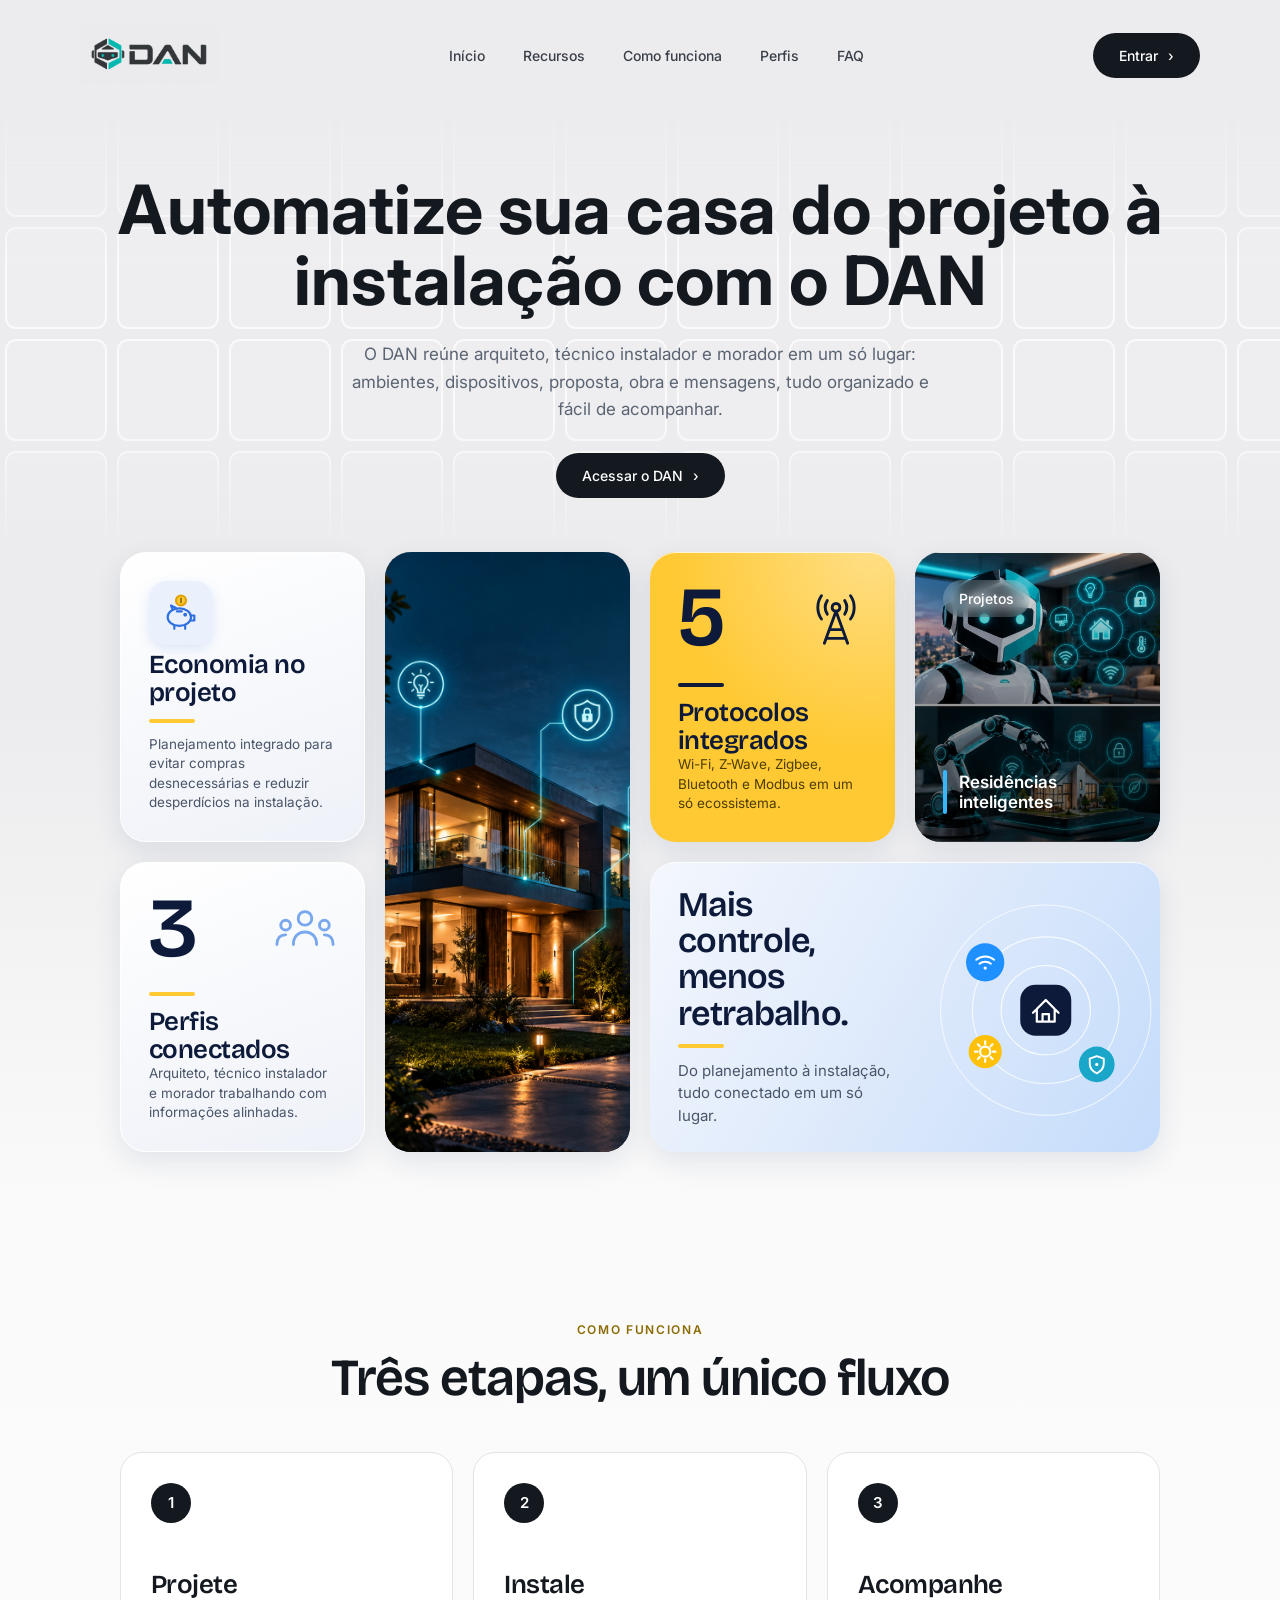
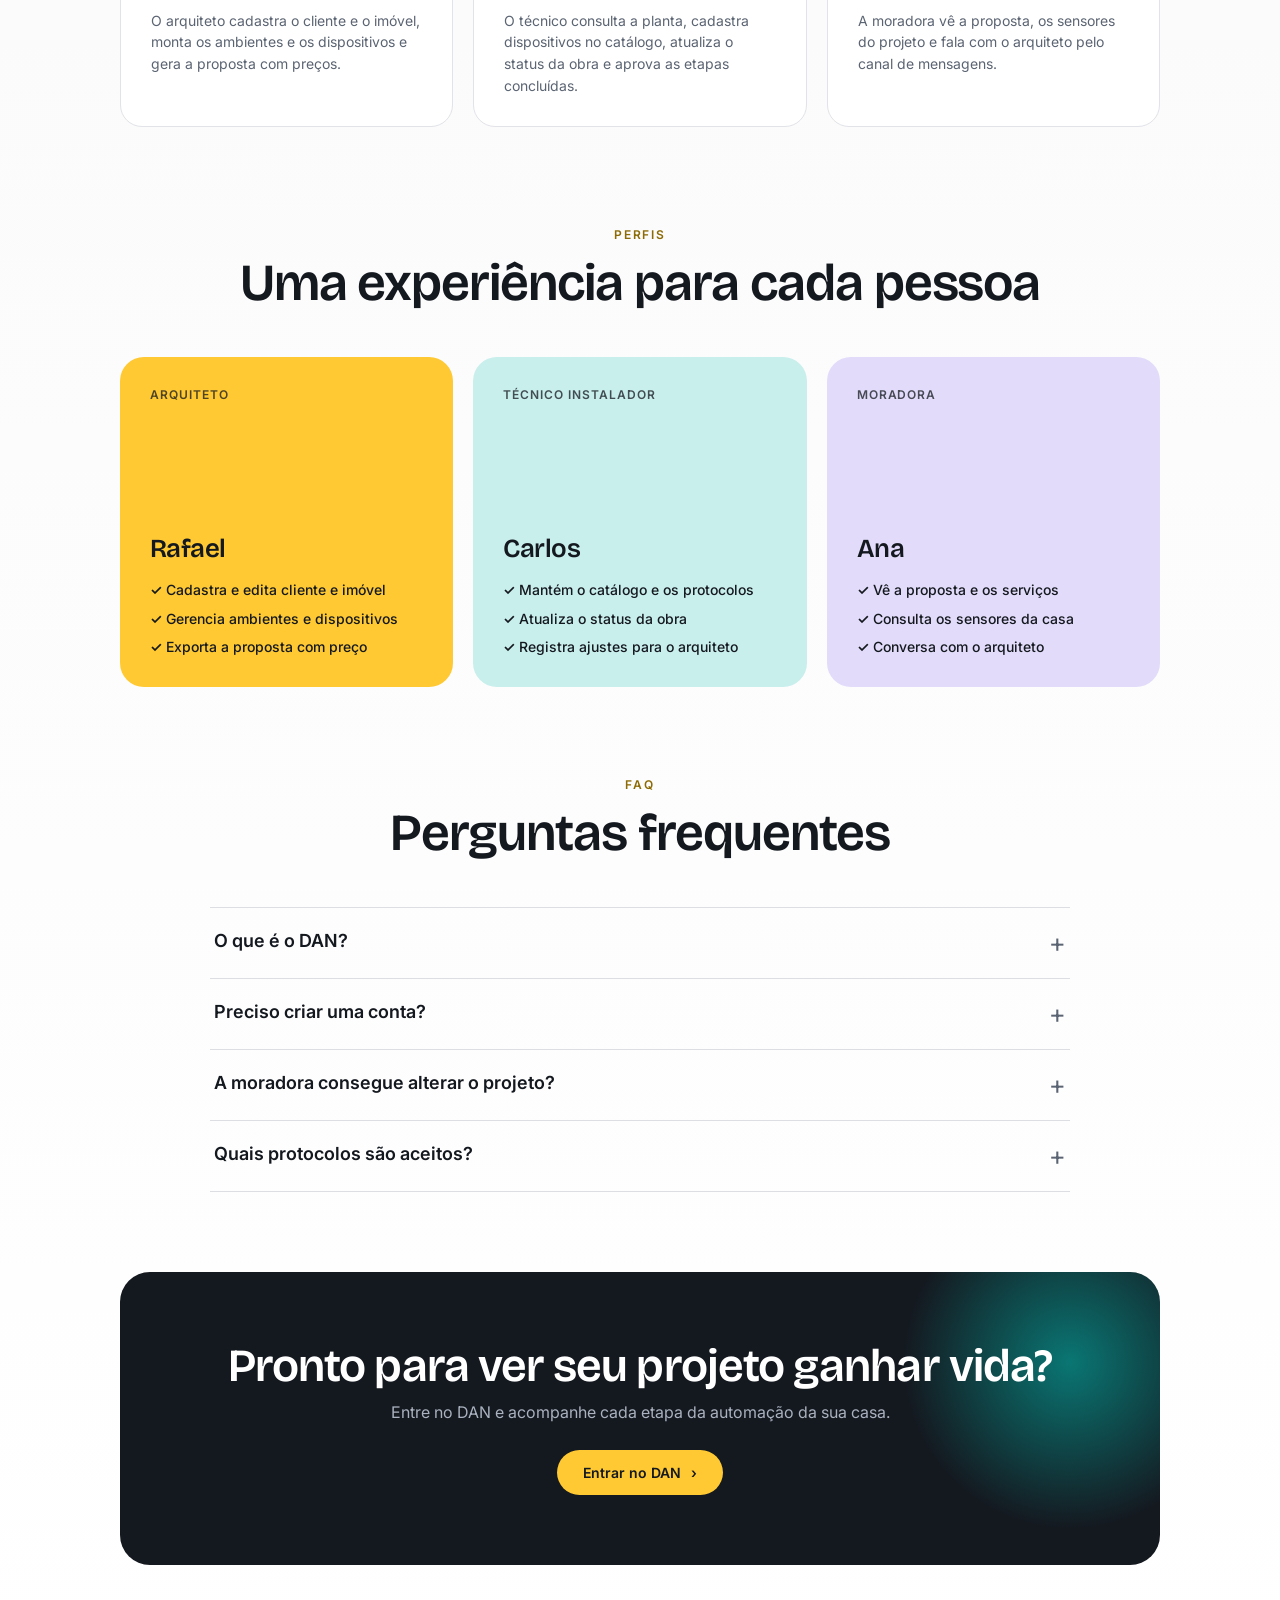
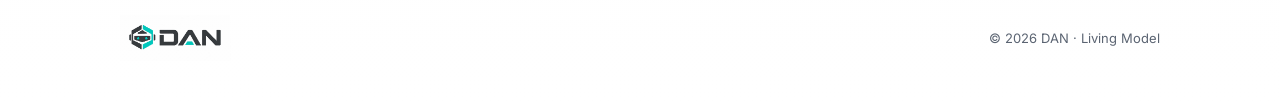
<file: docs/index.html>
<!DOCTYPE html>
<html lang="pt-BR">
<head>
  <meta charset="UTF-8">
  <meta name="viewport" content="width=device-width, initial-scale=1.0">
  <title>DAN — Automação residencial do projeto à instalação</title>
  <meta name="description" content="O DAN reúne arquiteto, técnico instalador e morador em um só lugar: ambientes, dispositivos, proposta, obra e mensagens.">
  <link rel="preconnect" href="https://fonts.googleapis.com">
  <link rel="preconnect" href="https://fonts.gstatic.com" crossorigin>
  <link href="https://fonts.googleapis.com/css2?family=Bricolage+Grotesque:opsz,wdth,wght@12..96,75..100,200..800&family=Inter:wght@400;500;600&display=swap" rel="stylesheet">
  <link rel="stylesheet" href="landing.css">
</head>
<body>
<div class="pagina">

  <!-- ===== Topo: logo, menu e botão Entrar ===== -->
  <header class="topo" id="inicio">
    <a href="#inicio" class="logo-link"><img src="logo_dan_branco.jpeg" alt="DAN"></a>
    <nav class="menu" id="menu" aria-label="Principal">
      <ul>
        <li><a href="#inicio">Início</a></li>
        <li><a href="#recursos">Recursos</a></li>
        <li><a href="#como">Como funciona</a></li>
        <li><a href="#perfis">Perfis</a></li>
        <li><a href="#faq">FAQ</a></li>
      </ul>
      <a class="botao menu-entrar" href="pagina_de_login.html">Entrar <span aria-hidden="true">›</span></a>
    </nav>
    <a class="botao topo-entrar" href="pagina_de_login.html">Entrar <span aria-hidden="true">›</span></a>
    <button class="menu-botao" id="menu-botao" type="button" aria-label="Abrir menu" aria-expanded="false" aria-controls="menu">
      <span></span><span></span><span></span>
    </button>
  </header>

  <main>
    <!-- ===== Destaque principal ===== -->
    <section class="destaque">
      <div class="quadriculado" aria-hidden="true"></div>
      <h1 class="titulo-grande">Automatize sua casa do projeto à instalação com o DAN</h1>
      <p>O DAN reúne arquiteto, técnico instalador e morador em um só lugar: ambientes, dispositivos, proposta, obra e mensagens, tudo organizado e fácil de acompanhar.</p>
      <a class="botao" href="pagina_de_login.html">Acessar o DAN <span aria-hidden="true">›</span></a>
    </section>

    <!-- ===== Cards de recursos ===== -->
    <section class="cards" id="recursos" aria-label="Recursos do DAN">
      <article class="card card-a">
        <span class="icone" aria-hidden="true">
          <svg viewBox="0 0 48 48" fill="none" stroke="#2f6fe0" stroke-width="2.6" stroke-linecap="round" stroke-linejoin="round">
            <ellipse cx="22" cy="29" rx="14" ry="10.5"/>
            <path d="M36 27h4v6h-4M14 20l-2-5 6 3M16 39v4M29 39v4M19 22h6"/>
            <circle cx="29" cy="26" r="1" fill="#2f6fe0"/>
            <circle cx="24" cy="9" r="6" fill="#ffc933" stroke="#e0a000"/>
            <path d="M24 6.5v5" stroke="#8c6b05" stroke-width="2"/>
          </svg>
        </span>
        <h3 class="titulo">Economia no projeto</h3>
        <i class="traco"></i>
        <p>Planejamento integrado para evitar compras desnecessárias e reduzir desperdícios na instalação.</p>
      </article>

      <article class="card card-b">
        <img src="casa_inteligente.png" alt="Casa inteligente com ícones de automação">
      </article>

      <article class="card card-c">
        <div class="cab">
          <strong class="numero titulo">5</strong>
          <svg class="ic-grande" viewBox="0 0 64 64" fill="none" stroke="currentColor" stroke-width="3" stroke-linecap="round" stroke-linejoin="round" aria-hidden="true">
            <circle cx="32" cy="20" r="4"/>
            <path d="M32 24L20 57M32 24L44 57M25 43h14M22 52h20"/>
            <path d="M23 13a13 13 0 0 0 0 14M41 13a13 13 0 0 1 0 14M17 8a21 21 0 0 0 0 24M47 8a21 21 0 0 1 0 24"/>
          </svg>
        </div>
        <i class="traco"></i>
        <h3 class="titulo">Protocolos integrados</h3>
        <p>Wi-Fi, Z-Wave, Zigbee, Bluetooth e Modbus em um só ecossistema.</p>
      </article>

      <article class="card card-d">
        <img src="imagem_login.jpg" alt="">
        <span class="etiqueta">Projetos</span>
        <div class="projeto"><span>Residências<br>inteligentes</span></div>
      </article>

      <article class="card card-e">
        <div class="cab">
          <strong class="numero titulo">3</strong>
          <svg class="ic-grande" viewBox="0 0 64 64" fill="none" stroke="currentColor" stroke-width="3" stroke-linecap="round" stroke-linejoin="round" aria-hidden="true">
            <circle cx="32" cy="20" r="7"/>
            <path d="M20 47c0-8 5-13 12-13s12 5 12 13"/>
            <circle cx="12" cy="27" r="5"/>
            <path d="M3 47c0-6 3-10 9-10"/>
            <circle cx="52" cy="27" r="5"/>
            <path d="M61 47c0-6-3-10-9-10"/>
          </svg>
        </div>
        <i class="traco"></i>
        <h3 class="titulo">Perfis conectados</h3>
        <p>Arquiteto, técnico instalador e morador trabalhando com informações alinhadas.</p>
      </article>

      <article class="card card-f">
        <div class="texto">
          <h3 class="titulo">Mais controle, menos retrabalho.</h3>
          <i class="traco"></i>
          <p>Do planejamento à instalação, tudo conectado em um só lugar.</p>
        </div>
        <svg class="orbita" viewBox="0 0 440 290" fill="none" aria-hidden="true">
          <circle cx="260" cy="150" r="70" stroke="#fff" stroke-opacity=".9" stroke-width="1.6"/>
          <circle cx="260" cy="150" r="115" stroke="#fff" stroke-opacity=".8" stroke-width="1.6"/>
          <circle cx="260" cy="150" r="165" stroke="#fff" stroke-opacity=".7" stroke-width="1.6"/>
          <!-- casa no centro -->
          <rect x="220" y="110" width="80" height="80" rx="24" fill="#0d1a3a"/>
          <path transform="translate(260 150)" d="M-20 4L0 -16L20 4M-14 -2V18H14V-2M-5 18V6H5V18" stroke="#fff" stroke-width="3.5" stroke-linecap="round" stroke-linejoin="round"/>
          <!-- wi-fi -->
          <circle cx="165" cy="75" r="30" fill="#1e90ff"/>
          <path d="M151 71c8-7 20-7 28 0M156 77c5-4 13-4 18 0" stroke="#fff" stroke-width="3" stroke-linecap="round"/>
          <circle cx="165" cy="84" r="2.6" fill="#fff"/>
          <!-- engrenagem -->
          <circle cx="165" cy="215" r="26" fill="#ffc107"/>
          <g transform="translate(165 215)" stroke="#fff" stroke-width="3.5" stroke-linecap="round">
            <circle r="8"/>
            <path d="M0-12v-4M0 12v4M-12 0h-4M12 0h4M8.5-8.5l3-3M-8.5 8.5l-3 3M8.5 8.5l3 3M-8.5-8.5l-3-3"/>
          </g>
          <!-- escudo -->
          <circle cx="340" cy="235" r="28" fill="#1aa6c9"/>
          <g transform="translate(340 235)" stroke="#fff" stroke-width="3" stroke-linejoin="round">
            <path d="M0-13L11-9V-1C11 7 6 11 0 14C-6 11-11 7-11-1V-9Z"/>
            <circle cy="0" r="2.5" fill="#fff" stroke="none"/>
          </g>
        </svg>
      </article>
    </section>

    <!-- ===== Como funciona ===== -->
    <section class="secao" id="como">
      <span class="sobretitulo">Como funciona</span>
      <h2 class="titulo">Três etapas, um único fluxo</h2>
      <div class="grade3">
        <article class="etapa"><div class="num">1</div><h3 class="titulo">Projete</h3><p>O arquiteto cadastra o cliente e o imóvel, monta os ambientes e os dispositivos e gera a proposta com preços.</p></article>
        <article class="etapa"><div class="num">2</div><h3 class="titulo">Instale</h3><p>O técnico consulta a planta, cadastra dispositivos no catálogo, atualiza o status da obra e aprova as etapas concluídas.</p></article>
        <article class="etapa"><div class="num">3</div><h3 class="titulo">Acompanhe</h3><p>A moradora vê a proposta, os sensores do projeto e fala com o arquiteto pelo canal de mensagens.</p></article>
      </div>
    </section>

    <!-- ===== Perfis ===== -->
    <section class="secao" id="perfis">
      <span class="sobretitulo">Perfis</span>
      <h2 class="titulo">Uma experiência para cada pessoa</h2>
      <div class="grade3">
        <article class="perfil p-amarelo"><small>Arquiteto</small><h3 class="titulo">Rafael</h3>
          <ul><li>Cadastra e edita cliente e imóvel</li><li>Gerencia ambientes e dispositivos</li><li>Exporta a proposta com preço</li></ul></article>
        <article class="perfil p-verde"><small>Técnico instalador</small><h3 class="titulo">Carlos</h3>
          <ul><li>Mantém o catálogo e os protocolos</li><li>Atualiza o status da obra</li><li>Registra ajustes para o arquiteto</li></ul></article>
        <article class="perfil p-lilas"><small>Moradora</small><h3 class="titulo">Ana</h3>
          <ul><li>Vê a proposta e os serviços</li><li>Consulta os sensores da casa</li><li>Conversa com o arquiteto</li></ul></article>
      </div>
    </section>

    <!-- ===== Perguntas frequentes (abrem e fecham sem JavaScript) ===== -->
    <section class="secao" id="faq">
      <span class="sobretitulo">FAQ</span>
      <h2 class="titulo">Perguntas frequentes</h2>
      <div class="perguntas">
        <details><summary>O que é o DAN?</summary><p>Uma plataforma que organiza o projeto de automação residencial, do desenho à instalação, para quem projeta, instala e mora.</p></details>
        <details><summary>Preciso criar uma conta?</summary><p>Cada perfil entra com login e senha próprios e vê apenas a sua área.</p></details>
        <details><summary>A moradora consegue alterar o projeto?</summary><p>Não. Ela acompanha a proposta, os sensores e os serviços, e conversa com o arquiteto.</p></details>
        <details><summary>Quais protocolos são aceitos?</summary><p>Wi-Fi, Z-Wave, Zigbee, Bluetooth e Modbus, e o técnico pode cadastrar novos.</p></details>
      </div>
    </section>

    <!-- ===== Chamada final ===== -->
    <section class="chamada">
      <h2 class="titulo">Pronto para ver seu projeto ganhar vida?</h2>
      <p>Entre no DAN e acompanhe cada etapa da automação da sua casa.</p>
      <a class="botao botao-amarelo" href="pagina_de_login.html">Entrar no DAN <span aria-hidden="true">›</span></a>
    </section>
  </main>

  <footer class="rodape">
    <img src="logo_dan_branco.jpeg" alt="DAN">
    <span>© <span id="ano">2026</span> DAN · Living Model</span>
  </footer>
</div>

<script src="landing.js"></script>
</body>
</html>
</file>
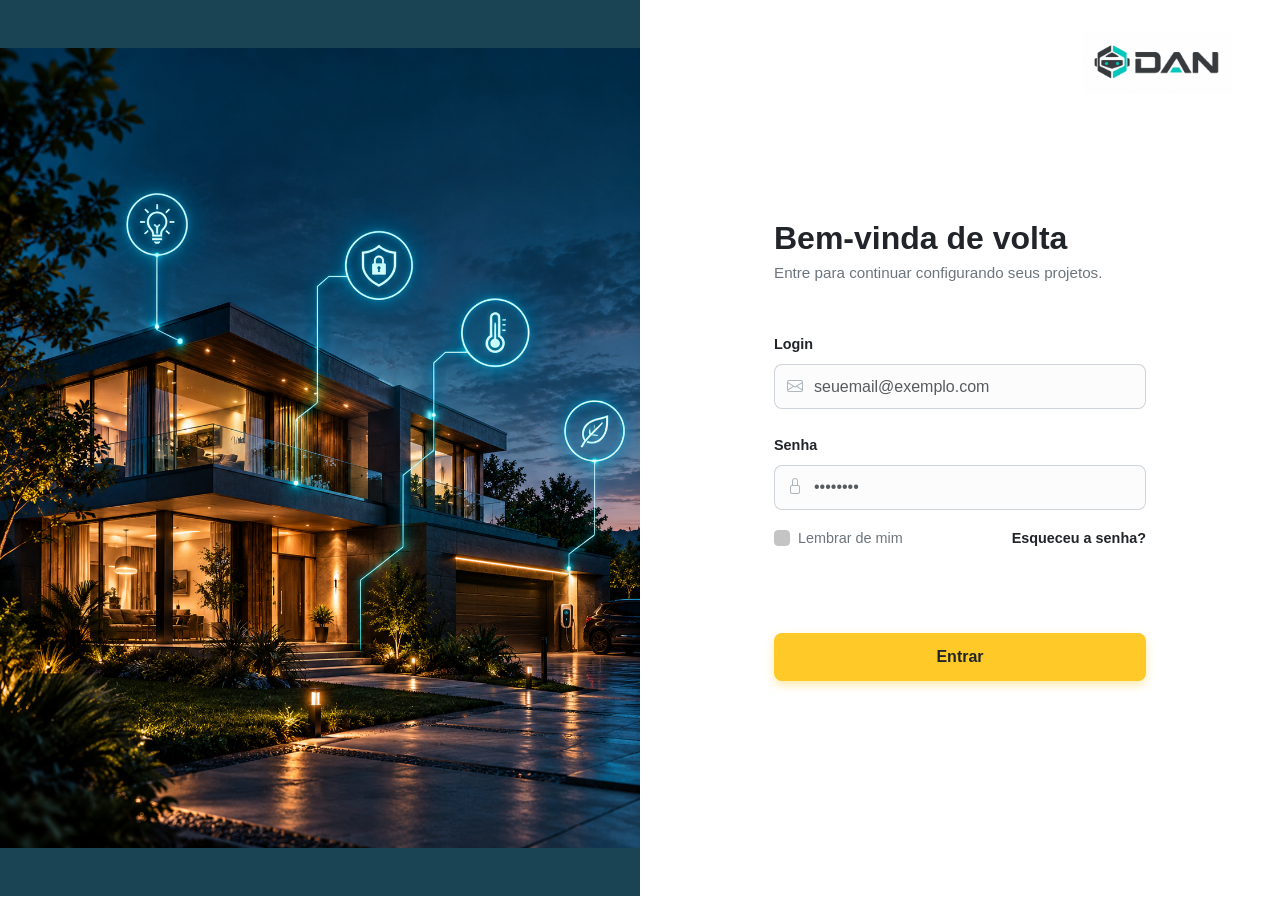
<file: docs/pagina_ana.html>
<!DOCTYPE html>
<html lang="pt-BR">
<head>
<meta charset="UTF-8">
<meta name="viewport" content="width=device-width, initial-scale=1.0">
<title>Living Model — Ana · Moradora</title>
<link rel="preconnect" href="https://fonts.googleapis.com">
<link rel="preconnect" href="https://fonts.gstatic.com" crossorigin>
<link href="https://fonts.googleapis.com/css2?family=Bricolage+Grotesque:opsz,wdth,wght@12..96,75..100,200..800&family=Inter:wght@400;500;600&display=swap" rel="stylesheet">
<link rel="stylesheet" href="style.css">
</head>
<body data-perfil="ana">
<main>
<section class="view" id="view-dash">
<div class="frame f1440">
<nav class="strip"><span class="pl on">Ana · Moradora</span><button type="button" class="btn e s sair" onclick="sair()">Sair</button></nav>
<nav class="tabbar"><a class="tb on" href="#view-dash">Dashboard</a><a class="tb" href="#view-proj">Meu Projeto</a><a class="tb" href="#view-serv">Serviços e Propostas</a><a class="tb" href="#view-ind">Indicadores</a><a class="tb" href="#view-msg">Mensagens</a></nav>
<img class="logo" src="logo_dan_branco.jpeg" alt="DAN">
<section class="hero"><div class="hero-text"><span class="tag">Ana · Cliente e moradora</span><h1>Residência de Ana</h1><div class="addr"><svg width="14" height="14" viewBox="0 0 14 14" fill="none" xmlns="http://www.w3.org/2000/svg"><path d="M12 6C12 2.66667 10.3333 1 7 1C3.66667 1 2 2.66667 2 6C2 8.33333 3.66667 10.6667 7 13C10.3333 10.6667 12 8.33333 12 6Z" stroke="#5B6472" stroke-width="1.3"/><circle cx="7" cy="6" r="1.5" fill="#5B6472"/></svg><span>Rua das Palmeiras, 245 · Casa térrea · São Paulo/SP</span></div><p>Configure ambientes, dispositivos e serviços para gerar uma proposta comercial clara e visual.</p></div><svg class="house" viewBox="0 8 340 260" fill="none" xmlns="http://www.w3.org/2000/svg" aria-label="Casa"><ellipse opacity="0.06" cx="170" cy="247" rx="100" ry="9" fill="#14181F"/><path d="M170 42L247.942 106.5H92.0577L170 42Z" fill="#FFC933"/><rect x="200" y="12" width="16" height="36" rx="3" fill="#14181F"/><path d="M208 0L210.263 5.73726L216 8L210.263 10.2627L208 16L205.737 10.2627L200 8L205.737 5.73726L208 0Z" fill="#FFC933"/><rect x="90.75" y="118.75" width="158.5" height="118.5" rx="9.25" fill="white" stroke="#BFC4CC" stroke-width="1.5"/><rect x="155" y="192" width="30" height="46" rx="6" fill="#14181F"/><rect x="166" y="212" width="3" height="4" rx="1" fill="#FFC933"/><rect x="110" y="138" width="26" height="26" rx="6" fill="#FFC933"/><rect x="204" y="138" width="26" height="26" rx="6" fill="#F2703C"/><rect x="110" y="174" width="26" height="26" rx="6" fill="#5B5FEF"/><rect x="204" y="174" width="26" height="26" rx="6" fill="#4C9A5B"/></svg></section>
<section class="spec"><div class="metric"><small>Cliente</small><b class="bg" id="cliente-nome">Ana</b><div class="chips"><span class="chip">Residencial</span><span class="chip">220 m²</span></div></div><i class="sep"></i><div class="metric"><small>Ambientes</small><b class="bg" id="qtd-amb">6</b><small class="r">Configurados no projeto</small></div><i class="sep"></i><div class="metric"><small>Dispositivos</small><b class="bg" id="qtd-disp">18</b><small class="r">Selecionados para instalação</small></div></section>
<div class="work"><div class="main-col"><section class="pamb"><div class="pamb-h"><div><h2>Ambientes do imóvel</h2><p>Selecione um ambiente para ver os dispositivos associados</p></div><label class="search"><svg width="16" height="16" viewBox="0 0 16 16" fill="none" xmlns="http://www.w3.org/2000/svg"><circle cx="5.5" cy="5.5" r="3.7" stroke="#5B6472" stroke-width="1.6"/><path d="M9 9L13.5 13.5" stroke="#5B6472" stroke-width="1.6" stroke-linecap="round"/></svg><input type="text" id="busca-ambiente" placeholder="Buscar ambiente" oninput="filtrarAmbientes()"></label></div><div class="rooms-grid" id="lista-ambientes"></div></section></div>
<aside class="side-col"><section class="side"><div class="side-h"><h2>Resumo técnico</h2><p>Visão comercial do projeto</p></div><div class="proto"><div><span>Wi-Fi</span><b>42%</b></div><div class="bar"><i style="width:139px"></i></div></div><div class="proto"><div><span>Z-Wave</span><b>25%</b></div><div class="bar"><i style="width:83px"></i></div></div><div class="proto"><div><span>Bluetooth</span><b>17%</b></div><div class="bar"><i style="width:56px"></i></div></div><div class="proto"><div><span>Modbus</span><b>16%</b></div><div class="bar"><i style="width:53px"></i></div></div></section><section class="side"><div class="side-h"><h2>Itens para instalação</h2><p>Materiais e serviços previstos</p></div><div class="inst"><span class="mini"><svg width="16" height="16" viewBox="0 0 16 16" fill="none"><rect x="2" y="7" width="12" height="5" rx="2" fill="#997305"/><circle cx="4.5" cy="3.5" r="1.5" fill="#997305"/><circle cx="11.5" cy="3.5" r="1.5" fill="#997305"/></svg></span><span>Gateways e controladores</span><b>2</b></div><div class="inst"><span class="mini"><svg width="16" height="16" viewBox="0 0 16 16" fill="none"><rect x="2" y="2" width="8" height="8" rx="2" fill="#997305"/><rect x="6" y="6" width="8" height="8" rx="2" fill="#997305"/></svg></span><span>Módulos de automação</span><b>6</b></div><div class="inst"><span class="mini"><svg width="16" height="16" viewBox="0 0 16 16" fill="none"><circle cx="8" cy="8" r="6.25" stroke="#997305" stroke-width="1.5"/><circle cx="8" cy="8" r="2" fill="#997305"/></svg></span><span>Sensores e atuadores</span><b>4</b></div><div class="inst"><span class="mini"><svg width="16" height="16" viewBox="0 0 16 16" fill="none"><circle cx="8" cy="8" r="6.25" stroke="#997305" stroke-width="1.5"/><rect x="7" y="4" width="2" height="5" rx="1" fill="#997305"/><rect x="8" y="8" width="4" height="2" rx="1" fill="#997305"/></svg></span><span>Configuração e testes</span><b>16 h</b></div></section><section class="insight"><i></i><div><b>Insight estatístico</b><p>O projeto concentra 42% dos dispositivos em Wi-Fi — vale reforçar a cobertura e a estabilidade da rede.</p></div></section></aside></div>
</div>
</section>
<section class="view" id="view-proj">
<div class="frame f820a">
<nav class="strip"><span class="pl on">Ana · Moradora</span><button type="button" class="btn e s sair" onclick="sair()">Sair</button></nav>
<nav class="tabbar"><a class="tb" href="#view-dash">Dashboard</a><a class="tb on" href="#view-proj">Meu Projeto</a><a class="tb" href="#view-serv">Serviços e Propostas</a><a class="tb" href="#view-ind">Indicadores</a><a class="tb" href="#view-msg">Mensagens</a></nav>
<header class="proj"><div class="hs g8"><span class="tag">Ana · Cliente e moradora</span><h1>Meu projeto</h1><p>Residência Boa Morada 1 · Rua das Palmeiras, 245</p></div><span class="pill neu">Somente consulta</span></header>
<section class="panel g16"><div class="ph"><div><h2>Ambientes e dispositivos autorizados</h2><p class="sub">Consulta · configuração técnica não editável aqui</p></div></div><div id="lista-projeto"></div></section>
</div>
</section>
<section class="view" id="view-serv">
<div class="frame f1320">
<nav class="strip"><span class="pl on">Ana · Moradora</span><button type="button" class="btn e s sair" onclick="sair()">Sair</button></nav>
<nav class="tabbar"><a class="tb" href="#view-dash">Dashboard</a><a class="tb" href="#view-proj">Meu Projeto</a><a class="tb on" href="#view-serv">Serviços e Propostas</a><a class="tb" href="#view-ind">Indicadores</a><a class="tb" href="#view-msg">Mensagens</a></nav>
<header class="hs"><span class="tag">Ana · Cliente e moradora</span><h1>Dashboard comercial</h1><p>Proposta, dispositivos e serviços do seu projeto</p></header>
<section class="panel g16"><div class="ph"><div><h2>Proposta recebida</h2><p class="sub">Proposta enviada pelo arquiteto Rafael — somente visualização</p></div></div><div class="meta"><div><small>Proposta</small><b>Proposta v3</b></div><div><small>Emitida em</small><b>08/10/2026</b></div><div><small>Validade</small><b>30 dias</b></div><div><small>Situação</small><span class="pill info">Em aberto</span></div></div><div class="sub" style="font-weight:600;color:#14181f">Equipamentos</div><div class="hr c-eq"><span>Modelo</span><span>Qtd.</span><span>Preço unitário</span><span>Subtotal</span></div><div class="line"></div><div class="row c-eq"><span>Sensor PIR X200</span><span>2</span><span>R$ 420,00</span><span>R$ 840,00</span></div><div class="line"></div><div class="row c-eq"><span>Válvula de gás G-Safe</span><span>2</span><span>R$ 890,00</span><span>R$ 1.780,00</span></div><div class="line"></div><div class="row c-eq"><span>Dimmer Smart D1</span><span>4</span><span>R$ 650,00</span><span>R$ 2.600,00</span></div><div class="line"></div><div class="row c-eq"><span>Atuador de persiana R-Move</span><span>4</span><span>R$ 1.450,00</span><span>R$ 5.800,00</span></div><div class="line"></div><div class="row c-eq"><span>Termostato T-Climate</span><span>4</span><span>R$ 1.980,00</span><span>R$ 7.920,00</span></div><div class="line"></div><div class="row c-eq"><span>Gateway / controlador</span><span>2</span><span>R$ 2.800,00</span><span>R$ 5.600,00</span></div><div class="sub" style="font-weight:600;color:#14181f">Serviços</div><div class="hr c-sv"><span>Serviço</span><span>Unidade</span><span>Qtd.</span><span>Preço unitário</span><span>Subtotal</span></div><div class="line"></div><div class="row c-sv"><span>Instalação padrão</span><span>Visita</span><span>4</span><span>R$ 350,00</span><span>R$ 1.400,00</span></div><div class="line"></div><div class="row c-sv"><span>Configuração de cena</span><span>Unidade</span><span>12</span><span>R$ 120,00</span><span>R$ 1.440,00</span></div><div class="line"></div><div class="row c-sv"><span>Visita técnica extra</span><span>Hora</span><span>6</span><span>R$ 180,00</span><span>R$ 1.080,00</span></div><div class="total"><span>Total da proposta</span><b class="bg">R$ 28.460,00</b></div></section>
<section class="panel"><div class="ph"><div><h2>Sensores e dispositivos do projeto</h2><p class="sub">Equipamentos usados na automação da sua casa</p></div></div><div class="hr c-sen"><span>Dispositivo</span><span>Categoria</span><span>Protocolo</span><span>Qtd.</span></div><div class="line"></div><div class="row c-sen"><span>Sensor PIR X200</span><span>Presença</span><span>Z-Wave · Zigbee</span><span>2</span></div><div class="line"></div><div class="row c-sen"><span>Válvula de gás G-Safe</span><span>Segurança</span><span>Wi-Fi</span><span>2</span></div><div class="line"></div><div class="row c-sen"><span>Dimmer Smart D1</span><span>Iluminação</span><span>Wi-Fi · Bluetooth</span><span>4</span></div><div class="line"></div><div class="row c-sen"><span>Atuador de persiana R-Move</span><span>Cortina</span><span>Z-Wave</span><span>4</span></div><div class="line"></div><div class="row c-sen"><span>Termostato T-Climate</span><span>Climatização</span><span>Wi-Fi · Modbus</span><span>4</span></div><div class="line"></div><div class="row c-sen"><span>Gateway / controlador</span><span>Controle</span><span>—</span><span>2</span></div></section>
<section class="panel"><div class="ph"><div><h2>Serviços e preços</h2><p class="sub">Valores de referência dos serviços que você pode solicitar</p></div></div><div class="hr c-svp"><span>Serviço</span><span>Unidade</span><span>Preço</span></div><div class="line"></div><div class="row c-svp"><span>Instalação padrão</span><span>Visita</span><span>R$ 350,00</span></div><div class="line"></div><div class="row c-svp"><span>Configuração de cena</span><span>Unidade</span><span>R$ 120,00</span></div><div class="line"></div><div class="row c-svp"><span>Visita técnica extra</span><span>Hora</span><span>R$ 180,00</span></div></section>
</div>
</section>
<section class="view" id="view-ind">
<div class="frame f1320">
<nav class="strip"><span class="pl on">Ana · Moradora</span><button type="button" class="btn e s sair" onclick="sair()">Sair</button></nav>
<nav class="tabbar"><a class="tb" href="#view-dash">Dashboard</a><a class="tb" href="#view-proj">Meu Projeto</a><a class="tb" href="#view-serv">Serviços e Propostas</a><a class="tb on" href="#view-ind">Indicadores</a><a class="tb" href="#view-msg">Mensagens</a></nav>
<header class="hs"><span class="tag">Ana · Cliente e moradora</span><h1>Dashboard comercial</h1><p>Resultados comerciais</p></header>
<section class="panel g16"><div class="ph"><div><h2>Propostas por situação</h2></div></div><div class="sit"><div class="lb"><span>Aprovada</span><b>9</b></div><i></i><u style="width:309px;background:#4c9a5b"></u></div><div class="sit"><div class="lb"><span>Recusada</span><b>5</b></div><i></i><u style="width:172px;background:#cc5447"></u></div><div class="sit"><div class="lb"><span>Em aberto</span><b>8</b></div><i></i><u style="width:275px;background:#99a1ad"></u></div></section>
</div>
</section>
<section class="view" id="view-msg">
<div class="frame f1320">
<nav class="strip"><span class="pl on">Ana · Moradora</span><button type="button" class="btn e s sair" onclick="sair()">Sair</button></nav>
<nav class="tabbar"><a class="tb" href="#view-dash">Dashboard</a><a class="tb" href="#view-proj">Meu Projeto</a><a class="tb" href="#view-serv">Serviços e Propostas</a><a class="tb" href="#view-ind">Indicadores</a><a class="tb on" href="#view-msg">Mensagens</a></nav>
<header class="hs"><span class="tag">Ana · Cliente e moradora</span><h1>Mensagens</h1><p>Canal de mensagens com o arquiteto Rafael</p></header>
<section class="panel g16"><div class="ph"><div><h2>Caixa de mensagens</h2><p class="sub">Mensagens trocadas dentro do projeto</p></div><div class="grupo"><button type="button" class="btn e" id="pasta-entrada" onclick="mostrarPasta('entrada')">Caixa de entrada</button><button type="button" class="btn e" id="pasta-enviadas" onclick="mostrarPasta('enviadas')">Enviadas</button><button type="button" class="btn p" onclick="novaMensagem()">Nova mensagem</button></div></div><div class="caixa"><div class="lista-msg" id="lista-msg"></div><div class="leitor-msg" id="leitor-msg"></div></div></section>
</div>
</section>
</main>
<div id="flash"></div>
<div class="modal" id="modal-mensagem"><div class="dlg w"><div class="dlg-h"><div><h2>Nova mensagem</h2><p>Envie uma mensagem dentro do projeto.</p></div><button type="button" class="x" onclick="fecharModal('modal-mensagem')"><svg width="12" height="12" viewBox="0 0 12 12" fill="none"><path d="M1.5 1.5l9 9M10.5 1.5l-9 9" stroke="#5B6472" stroke-width="1.5" stroke-linecap="round"/></svg></button></div><div class="f2"><label>Para</label><input class="inp" id="msg-para" type="text" readonly></div><div class="f2"><label>Assunto</label><input class="inp" id="msg-assunto" type="text" placeholder="Ex.: Dúvida sobre a proposta"></div><div class="f2"><label>Mensagem</label><textarea class="inp" id="msg-texto" rows="6" placeholder="Escreva sua mensagem..."></textarea></div><div class="erro" id="msg-erro"></div><div class="actions"><button type="button" class="btn l e" onclick="fecharModal('modal-mensagem')">Cancelar</button><button type="button" class="btn l p" onclick="enviarMensagem()">Enviar</button></div></div></div>
<script src="dados.js"></script>
<script src="comum.js"></script>
<script src="mensagens.js"></script>
<script src="ana.js"></script>
</body>
</html>
</file>
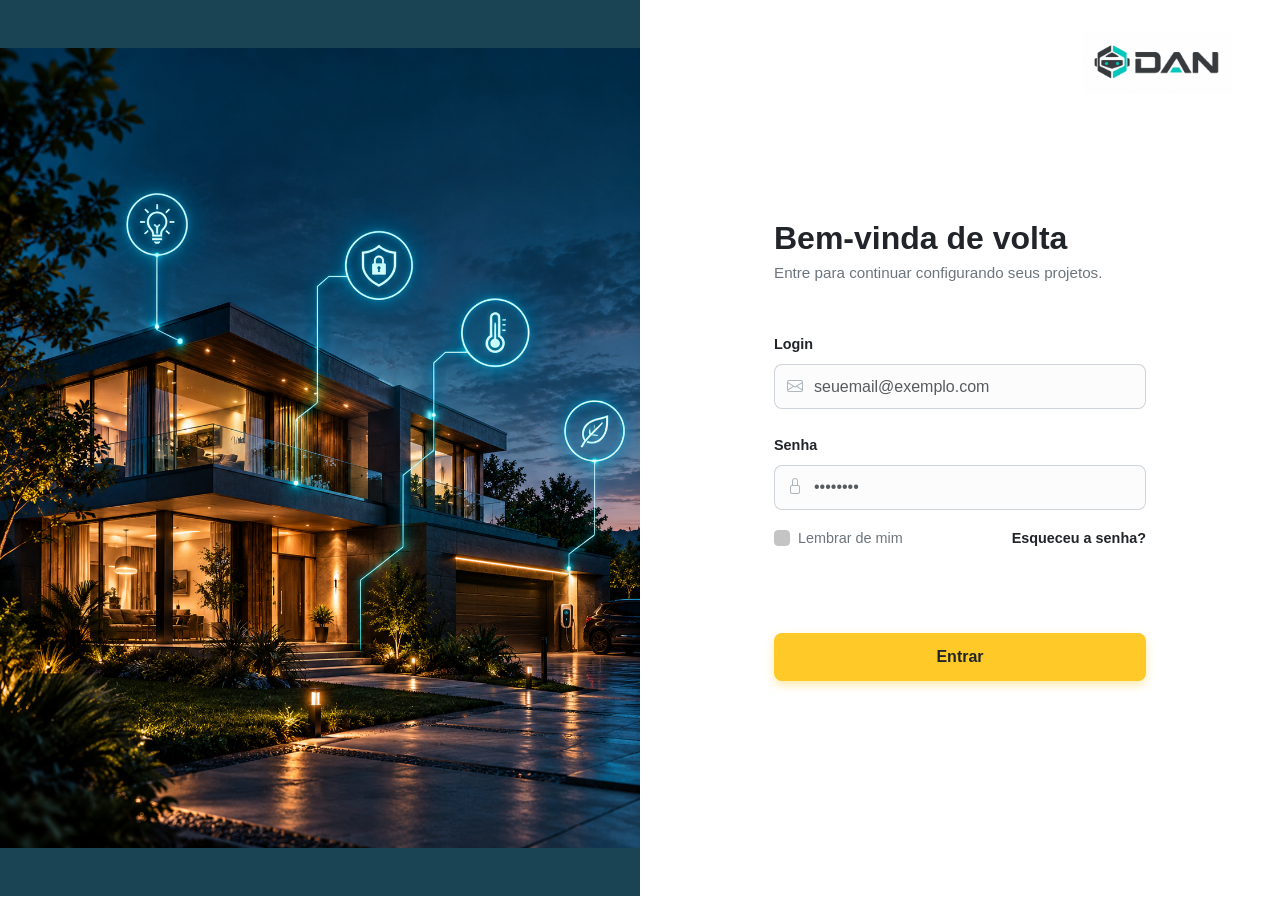
<file: docs/pagina_carlos.html>
<!DOCTYPE html>
<html lang="pt-BR">
<head>
<meta charset="UTF-8">
<meta name="viewport" content="width=device-width, initial-scale=1.0">
<title>Living Model — Carlos · Técnico instalador</title>
<link rel="preconnect" href="https://fonts.googleapis.com">
<link rel="preconnect" href="https://fonts.gstatic.com" crossorigin>
<link href="https://fonts.googleapis.com/css2?family=Bricolage+Grotesque:opsz,wdth,wght@12..96,75..100,200..800&family=Inter:wght@400;500;600&display=swap" rel="stylesheet">
<link rel="stylesheet" href="style.css">
</head>
<body data-perfil="carlos">
<main>
<section class="view" id="view-dash">
<div class="frame f1440">
<nav class="strip"><span class="pl on">Carlos · Técnico</span><button type="button" class="btn e s sair" onclick="sair()">Sair</button></nav>
<nav class="tabbar"><a class="tb on" href="#view-dash">Dashboard</a><a class="tb" href="#view-cons">Consulta de Instalação</a><a class="tb" href="#view-pb">Planta Baixa</a><a class="tb" href="#view-cat">Catálogo Técnico</a><a class="tb" href="#view-obra">Status da Obra</a><a class="tb" href="#view-aj">Ajustes e Verificação</a></nav>
<img class="logo" src="logo_dan_branco.jpeg" alt="DAN">
<section class="hero"><div class="hero-text"><span class="tag">Carlos · Técnico instalador</span><h1>Residência de Ana</h1><div class="addr"><svg width="14" height="14" viewBox="0 0 14 14" fill="none" xmlns="http://www.w3.org/2000/svg"><path d="M12 6C12 2.66667 10.3333 1 7 1C3.66667 1 2 2.66667 2 6C2 8.33333 3.66667 10.6667 7 13C10.3333 10.6667 12 8.33333 12 6Z" stroke="#5B6472" stroke-width="1.3"/><circle cx="7" cy="6" r="1.5" fill="#5B6472"/></svg><span>Rua das Palmeiras, 245 · Casa térrea · São Paulo/SP</span></div><p>Configure ambientes, dispositivos e serviços para gerar uma proposta comercial clara e visual.</p></div><svg class="house" viewBox="0 8 340 260" fill="none" xmlns="http://www.w3.org/2000/svg" aria-label="Casa"><ellipse opacity="0.06" cx="170" cy="247" rx="100" ry="9" fill="#14181F"/><path d="M170 42L247.942 106.5H92.0577L170 42Z" fill="#FFC933"/><rect x="200" y="12" width="16" height="36" rx="3" fill="#14181F"/><path d="M208 0L210.263 5.73726L216 8L210.263 10.2627L208 16L205.737 10.2627L200 8L205.737 5.73726L208 0Z" fill="#FFC933"/><rect x="90.75" y="118.75" width="158.5" height="118.5" rx="9.25" fill="white" stroke="#BFC4CC" stroke-width="1.5"/><rect x="155" y="192" width="30" height="46" rx="6" fill="#14181F"/><rect x="166" y="212" width="3" height="4" rx="1" fill="#FFC933"/><rect x="110" y="138" width="26" height="26" rx="6" fill="#FFC933"/><rect x="204" y="138" width="26" height="26" rx="6" fill="#F2703C"/><rect x="110" y="174" width="26" height="26" rx="6" fill="#5B5FEF"/><rect x="204" y="174" width="26" height="26" rx="6" fill="#4C9A5B"/></svg></section>
<section class="spec"><div class="metric"><small>Cliente</small><b class="bg" id="cliente-nome">Ana</b><div class="chips"><span class="chip">Residencial</span><span class="chip">220 m²</span></div></div><i class="sep"></i><div class="metric"><small>Ambientes</small><b class="bg" id="qtd-amb">6</b><small class="r">Configurados no projeto</small></div><i class="sep"></i><div class="metric"><small>Dispositivos</small><b class="bg" id="qtd-disp">18</b><small class="r">Selecionados para instalação</small></div><div class="valor"><i></i><div><small style="font:500 12px/15px Inter;color:#5b6472">Valor estimado</small><b class="bg">R$ 28.460</b><small style="font:400 12px/15px Inter;color:#5b6472">Equipamentos e serviços</small></div></div></section>
<div class="work"><div class="main-col"><section class="pamb"><div class="pamb-h"><div><h2>Ambientes do imóvel</h2><p>Selecione um ambiente para ver os dispositivos associados</p></div><label class="search"><svg width="16" height="16" viewBox="0 0 16 16" fill="none" xmlns="http://www.w3.org/2000/svg"><circle cx="5.5" cy="5.5" r="3.7" stroke="#5B6472" stroke-width="1.6"/><path d="M9 9L13.5 13.5" stroke="#5B6472" stroke-width="1.6" stroke-linecap="round"/></svg><input type="text" id="busca-ambiente" placeholder="Buscar ambiente" oninput="filtrarAmbientes()"></label></div><div class="rooms-grid" id="lista-ambientes"></div></section></div>
<aside class="side-col"><section class="side"><div class="side-h"><h2>Resumo técnico</h2><p>Visão comercial do projeto</p></div><div class="proto"><div><span>Wi-Fi</span><b>42%</b></div><div class="bar"><i style="width:139px"></i></div></div><div class="proto"><div><span>Z-Wave</span><b>25%</b></div><div class="bar"><i style="width:83px"></i></div></div><div class="proto"><div><span>Bluetooth</span><b>17%</b></div><div class="bar"><i style="width:56px"></i></div></div><div class="proto"><div><span>Modbus</span><b>16%</b></div><div class="bar"><i style="width:53px"></i></div></div></section><section class="side"><div class="side-h"><h2>Itens para instalação</h2><p>Materiais e serviços previstos</p></div><div class="inst"><span class="mini"><svg width="16" height="16" viewBox="0 0 16 16" fill="none"><rect x="2" y="7" width="12" height="5" rx="2" fill="#997305"/><circle cx="4.5" cy="3.5" r="1.5" fill="#997305"/><circle cx="11.5" cy="3.5" r="1.5" fill="#997305"/></svg></span><span>Gateways e controladores</span><b>2</b></div><div class="inst"><span class="mini"><svg width="16" height="16" viewBox="0 0 16 16" fill="none"><rect x="2" y="2" width="8" height="8" rx="2" fill="#997305"/><rect x="6" y="6" width="8" height="8" rx="2" fill="#997305"/></svg></span><span>Módulos de automação</span><b>6</b></div><div class="inst"><span class="mini"><svg width="16" height="16" viewBox="0 0 16 16" fill="none"><circle cx="8" cy="8" r="6.25" stroke="#997305" stroke-width="1.5"/><circle cx="8" cy="8" r="2" fill="#997305"/></svg></span><span>Sensores e atuadores</span><b>4</b></div><div class="inst"><span class="mini"><svg width="16" height="16" viewBox="0 0 16 16" fill="none"><circle cx="8" cy="8" r="6.25" stroke="#997305" stroke-width="1.5"/><rect x="7" y="4" width="2" height="5" rx="1" fill="#997305"/><rect x="8" y="8" width="4" height="2" rx="1" fill="#997305"/></svg></span><span>Configuração e testes</span><b>16 h</b></div></section><section class="insight"><i></i><div><b>Insight estatístico</b><p>O projeto concentra 42% dos dispositivos em Wi-Fi — vale reforçar a cobertura e a estabilidade da rede.</p></div></section></aside></div>
</div>
</section>
<section class="view" id="view-cons">
<div class="frame f1320">
<nav class="strip"><span class="pl on">Carlos · Técnico</span><button type="button" class="btn e s sair" onclick="sair()">Sair</button></nav>
<nav class="tabbar"><a class="tb" href="#view-dash">Dashboard</a><a class="tb on" href="#view-cons">Consulta de Instalação</a><a class="tb" href="#view-pb">Planta Baixa</a><a class="tb" href="#view-cat">Catálogo Técnico</a><a class="tb" href="#view-obra">Status da Obra</a><a class="tb" href="#view-aj">Ajustes e Verificação</a></nav>
<header class="hs g8"><span class="tag">Carlos · Técnico instalador</span><h1>Dashboard técnico</h1><p>Catálogo, consulta de instalação, ajustes e verificação</p></header>
<section class="panel g16"><div class="ph"><div><h2>Informações de instalação</h2><p class="sub">Ambiente, dispositivo e protocolo</p></div><button type="button" class="btn p" onclick="abrirInstalacao()">Adicionar dispositivo</button></div><div class="hr c-ins"><span>Ambiente</span><span>Dispositivo</span><span>Protocolo</span><span>Status</span></div><div class="line"></div><div id="linhas-instalacao"></div></section>
</div>
</section>
<section class="view" id="view-pb">
<div class="frame f1320">
<nav class="strip"><span class="pl on">Carlos · Técnico</span><button type="button" class="btn e s sair" onclick="sair()">Sair</button></nav>
<nav class="tabbar"><a class="tb" href="#view-dash">Dashboard</a><a class="tb" href="#view-cons">Consulta de Instalação</a><a class="tb on" href="#view-pb">Planta Baixa</a><a class="tb" href="#view-cat">Catálogo Técnico</a><a class="tb" href="#view-obra">Status da Obra</a><a class="tb" href="#view-aj">Ajustes e Verificação</a></nav>
<header class="hs"><span class="tag">Carlos · Técnico instalador</span><h1>Dashboard técnico</h1><p>Planta baixa enviada pelo arquiteto — somente consulta</p></header>
<section class="panel g16"><div class="ph"><div><h2>Planta baixa enviada pelo arquiteto</h2><p class="sub">Dispositivos posicionados por ambiente — somente leitura</p></div></div><div id="area-planta"><svg class="canvas" viewBox="0 0 600 320" fill="none" xmlns="http://www.w3.org/2000/svg"><rect x="0.5" y="0.5" width="599" height="319" rx="11.5" fill="#F4F5F7"/><rect x="0.5" y="0.5" width="599" height="319" rx="11.5" stroke="#BFC4CC"/><rect x="20" y="20" width="560" height="280" rx="4" fill="white"/><rect x="290" y="20" width="4" height="130" fill="#BFC4CC"/><rect x="20" y="150" width="270" height="4" fill="#BFC4CC"/><rect x="290" y="200" width="270" height="4" fill="#BFC4CC"/><circle cx="100" cy="60" r="9" fill="#FFC933"/><circle cx="100" cy="60" r="3" fill="white"/><circle cx="450" cy="60" r="9" fill="#F2703C"/><circle cx="450" cy="60" r="3" fill="white"/><circle cx="100" cy="250" r="9" fill="#5B5FEF"/><circle cx="100" cy="250" r="3" fill="white"/><circle cx="450" cy="250" r="9" fill="#4C9A5B"/><circle cx="450" cy="250" r="3" fill="white"/></svg></div><p class="note">Somente consulta: a planta é enviada e atualizada pelo arquiteto. Os dispositivos aparecem nas posições definidas por ele, dentro de cada ambiente.</p></section>
</div>
</section>
<section class="view" id="view-cat">
<div class="frame f1320">
<nav class="strip"><span class="pl on">Carlos · Técnico</span><button type="button" class="btn e s sair" onclick="sair()">Sair</button></nav>
<nav class="tabbar"><a class="tb" href="#view-dash">Dashboard</a><a class="tb" href="#view-cons">Consulta de Instalação</a><a class="tb" href="#view-pb">Planta Baixa</a><a class="tb on" href="#view-cat">Catálogo Técnico</a><a class="tb" href="#view-obra">Status da Obra</a><a class="tb" href="#view-aj">Ajustes e Verificação</a></nav>
<header class="hs"><span class="tag">Carlos · Técnico instalador</span><h1>Dashboard técnico</h1><p>Modelos de dispositivos e protocolos</p></header>
<section class="panel"><div class="ph"><div><h2>Modelos de dispositivos</h2><p class="sub">Características, funções suportadas e limites de operação</p></div><div class="grupo"><button type="button" class="btn e" onclick="abrirModelo(0)">Editar</button><button type="button" class="btn p" onclick="abrirModelo(-1)">Novo modelo</button></div></div><div class="hr c-mod"><span>Modelo</span><span>Fabricante</span><span>Categoria</span><span>Funções suportadas</span><span>Limites de operação</span><span>Protocolos</span></div><div class="line"></div><div id="linhas-modelos"></div></section><section class="panel"><div class="ph"><div><h2>Protocolos de comunicação</h2><p class="sub">Descrição e associação com os modelos compatíveis</p></div><div class="grupo"><button type="button" class="btn e" onclick="abrirProtocolo(0)">Editar</button><button type="button" class="btn p" onclick="abrirProtocolo(-1)">Novo protocolo</button></div></div><div class="hr c-pro"><span>Protocolo</span><span>Descrição</span><span>Modelos compatíveis</span></div><div class="line"></div><div id="linhas-protocolos"></div></section>
</div>
</section>
<section class="view" id="view-obra">
<div class="frame f1320">
<nav class="strip"><span class="pl on">Carlos · Técnico</span><button type="button" class="btn e s sair" onclick="sair()">Sair</button></nav>
<nav class="tabbar"><a class="tb" href="#view-dash">Dashboard</a><a class="tb" href="#view-cons">Consulta de Instalação</a><a class="tb" href="#view-pb">Planta Baixa</a><a class="tb" href="#view-cat">Catálogo Técnico</a><a class="tb on" href="#view-obra">Status da Obra</a><a class="tb" href="#view-aj">Ajustes e Verificação</a></nav>
<header class="hs"><span class="tag">Carlos · Técnico instalador</span><h1>Dashboard técnico</h1><p>Status da obra e aprovação das etapas</p></header>
<section class="spec" id="resumo-obra"></section>
<section class="panel g16"><div class="ph"><div><h2>Andamento por ambiente</h2><p class="sub">Atualize o status da obra e aprove as etapas já concluídas</p></div><button type="button" class="btn p" onclick="aviso('Status da obra salvo.')">Salvar status</button></div><div class="hr c-obra"><span>Ambiente</span><span>Status da obra</span><span>Etapa aprovada</span></div><div class="line"></div><div id="linhas-obra"></div><p class="note">A aprovação só fica disponível para etapas com status “Concluído”.</p></section>
</div>
</section>
<section class="view" id="view-aj">
<div class="frame f1320">
<nav class="strip"><span class="pl on">Carlos · Técnico</span><button type="button" class="btn e s sair" onclick="sair()">Sair</button></nav>
<nav class="tabbar"><a class="tb" href="#view-dash">Dashboard</a><a class="tb" href="#view-cons">Consulta de Instalação</a><a class="tb" href="#view-pb">Planta Baixa</a><a class="tb" href="#view-cat">Catálogo Técnico</a><a class="tb" href="#view-obra">Status da Obra</a><a class="tb on" href="#view-aj">Ajustes e Verificação</a></nav>
<header class="hs"><span class="tag">Carlos · Técnico instalador</span><h1>Dashboard técnico</h1><p>Registrar ajuste e consultar o assistente</p></header>
<section class="panel g16"><div class="ph"><div><h2>Registrar ajuste</h2></div></div><div class="field"><label>Ambiente/dispositivo</label><input class="inp" id="ajuste-onde" type="text" placeholder="Quarto — Luminária"></div><div class="field"><label>Descrição</label><input class="inp" id="ajuste-texto" type="text" placeholder="Sensor sem limite cadastrado..."></div><button type="button" class="btn p m" onclick="registrarAjuste()">Registrar ajuste</button></section>
<section class="panel"><div class="ph"><div><h2>Resultados da última execução</h2><p class="sub">Item afetado, pendência e orientação de correção ou análise técnica</p></div></div><div class="hr c-res"><span>Regra</span><span>Item afetado</span><span>Pendência</span><span>Orientação</span><span>Situação</span></div><div class="line"></div><div class="row c-res"><span>Obrigatória</span><span>Quarto — Luminária de cabeceira</span><span>Limite de operação não cadastrado</span><span>Técnico cadastra o limite no catálogo</span><span class="pill warn">Pendência</span></div><div class="line"></div><div class="row c-res"><span>Dependência</span><span>Banheiro — Controle de chuveiro</span><span>Requer gateway Modbus no projeto</span><span>Adicionar gateway ao ambiente</span><span class="pill warn">Pendência</span></div><div class="line"></div><div class="row c-res"><span>Compatibilidade</span><span>Cozinha — Sensor de gás (Wi-Fi)</span><span>Dados insuficientes para afirmar</span><span>Encaminhar para análise técnica</span><span class="pill info">Análise técnica</span></div><div class="line"></div><div class="row c-res"><span>Compatibilidade</span><span>Sala — Sensor de presença (Z-Wave)</span><span>—</span><span>Nenhuma orientação</span><span class="pill ok">OK</span></div><p class="note">A ausência de alertas não substitui a avaliação do técnico instalador.</p></section>
<section class="panel"><div class="ph"><div><h2>Histórico de execuções</h2><p class="sub">Execuções anteriores são preservadas</p></div></div><div class="hr c-his"><span>Execução</span><span>Data e hora</span><span>Solicitante</span><span>Versão do projeto</span><span>Resultado</span></div><div class="line"></div><div id="linhas-historico"></div></section>
</div>
</section>
</main>
<div id="flash"></div>
<div class="modal" id="modal-modelo"><div class="dlg w"><div class="dlg-h"><div><h2 id="mod-titulo">Cadastrar dispositivo</h2><p>Registre ou atualize um dispositivo do catálogo para ser posicionado na planta depois.</p></div><button type="button" class="x" onclick="fecharModal('modal-modelo')"><svg width="12" height="12" viewBox="0 0 12 12" fill="none"><path d="M1.5 1.5l9 9M10.5 1.5l-9 9" stroke="#5B6472" stroke-width="1.5" stroke-linecap="round"/></svg></button></div><div class="f2" id="mod-escolha-caixa" hidden><label>Dispositivo a editar</label><select class="sel" id="mod-escolha" onchange="trocarModelo()"></select></div><div class="f2"><label>Nome do modelo</label><input class="inp" id="mod-nome" type="text" placeholder="Ex.: Sensor PIR X200"></div><div class="frow"><div class="f2"><label>Fabricante</label><input class="inp" id="mod-fab" type="text" placeholder="Ex.: SensorTech"></div><div class="f2"><label>Categoria</label><select class="sel" id="mod-cat"></select></div></div><div class="f2"><label>Funções suportadas</label><input class="inp" id="mod-fun" type="text" placeholder="Ex.: Detecção de presença"></div><div class="f2"><label>Limites de operação</label><input class="inp" id="mod-lim" type="text" placeholder="Ex.: Alcance 8 m"></div><div class="f2" style="flex:none"><span class="lb">Protocolos compatíveis</span><div class="cks" id="mod-protos"></div></div><div class="erro" id="mod-erro"></div><div class="actions"><button type="button" class="btn l e" onclick="fecharModal('modal-modelo')">Cancelar</button><button type="button" class="btn l p" onclick="salvarModelo()">Salvar</button></div></div></div>
<div class="modal" id="modal-protocolo"><div class="dlg w"><div class="dlg-h"><div><h2 id="pro-titulo">Cadastrar protocolo</h2><p>Registre ou atualize um protocolo de comunicação e os modelos compatíveis.</p></div><button type="button" class="x" onclick="fecharModal('modal-protocolo')"><svg width="12" height="12" viewBox="0 0 12 12" fill="none"><path d="M1.5 1.5l9 9M10.5 1.5l-9 9" stroke="#5B6472" stroke-width="1.5" stroke-linecap="round"/></svg></button></div><div class="f2" id="pro-escolha-caixa" hidden><label>Protocolo a editar</label><select class="sel" id="pro-escolha" onchange="trocarProtocolo()"></select></div><div class="f2"><label>Nome do protocolo</label><input class="inp" id="pro-nome" type="text" placeholder="Ex.: Thread"></div><div class="f2"><label>Descrição</label><input class="inp" id="pro-desc" type="text" placeholder="Ex.: Malha de baixa potência"></div><div class="f2" style="flex:none"><span class="lb">Modelos compatíveis</span><div class="cks" id="pro-modelos"></div></div><div class="f2"><label>Situação</label><select class="sel" id="pro-situacao"></select></div><div class="erro" id="pro-erro"></div><div class="actions"><button type="button" class="btn l e" onclick="fecharModal('modal-protocolo')">Cancelar</button><button type="button" class="btn l p" onclick="salvarProtocolo()">Salvar</button></div></div></div>
<div class="modal" id="modal-instalacao"><div class="dlg w"><div class="dlg-h"><div><h2>Adicionar dispositivo</h2><p>Escolha o ambiente e um dispositivo do catálogo técnico.</p></div><button type="button" class="x" onclick="fecharModal('modal-instalacao')"><svg width="12" height="12" viewBox="0 0 12 12" fill="none"><path d="M1.5 1.5l9 9M10.5 1.5l-9 9" stroke="#5B6472" stroke-width="1.5" stroke-linecap="round"/></svg></button></div><div class="f2"><label>Ambiente</label><select class="sel" id="inst-amb"></select></div><div class="f2"><label>Dispositivo (catálogo técnico)</label><select class="sel" id="inst-modelo" onchange="trocarModeloInstalacao()"></select></div><div class="f2"><label>Protocolo</label><select class="sel" id="inst-protocolo"></select></div><div class="sub" id="inst-info"></div><div class="erro" id="inst-erro"></div><div class="actions"><button type="button" class="btn l e" onclick="fecharModal('modal-instalacao')">Cancelar</button><button type="button" class="btn l p" onclick="salvarInstalacao()">Adicionar</button></div></div></div>
<script src="dados.js"></script>
<script src="comum.js"></script>
<script src="carlos.js"></script>
</body>
</html>
</file>
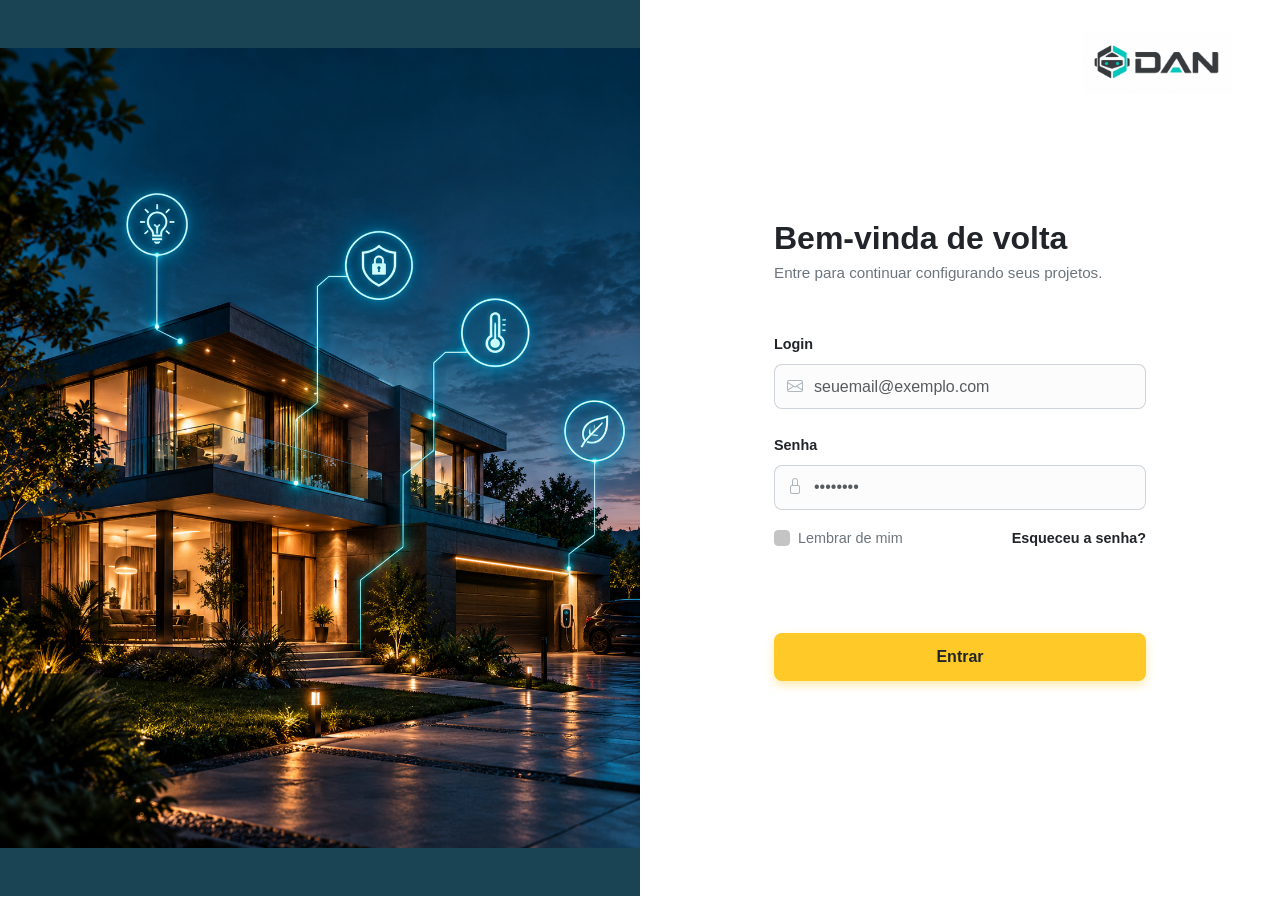
<file: docs/pagina_de_login.html>
<!DOCTYPE html>
<html lang="pt-BR">
<head>
    <meta charset="UTF-8">
    <meta name="viewport" content="width=device-width, initial-scale=1.0">
    <title>DAN - Login</title>
    
    <!-- Bootstrap 5 CSS -->
    <link href="https://cdn.jsdelivr.net/npm/bootstrap@5.3.0/dist/css/bootstrap.min.css" rel="stylesheet">
    
    <!-- Bootstrap Icons -->
    <link href="https://cdn.jsdelivr.net/npm/bootstrap-icons@1.10.5/font/bootstrap-icons.css" rel="stylesheet">
    
    <style>
        body {
            font-family: 'Segoe UI', Roboto, 'Helvetica Neue', Arial, sans-serif;
            background-color: #ffffff;
        }

        /* Estilos dos Placeholders da Imagem
        .image-placeholder {
            display: flex;
            align-items: center;
            justify-content: center;
            color: #ffffff;
            font-size: 1.2rem;
            font-weight: bold;
            text-transform: uppercase;
            letter-spacing: 2px;
            width: 100%;
        }*/
        
        .img-top {
            background-color: #1a4454; /* Cor baseada na imagem de cima */
            border-bottom: 4px solid #fff;
        }

        .img-bottom {
            background-color: #0d2c36; /* Cor baseada na imagem de baixo */
        }

        /* Container do Formulário */
        .form-wrapper {
            max-width: 420px;
            width: 100%;
        }

        /* Personalização dos Inputs */
        .input-group-text {
            background-color: #fcfcfc;
            border-radius: 8px 0 0 8px;
            border-color: #ced4da;
        }

        .form-control {
            background-color: #fcfcfc;
            border-radius: 0 8px 8px 0;
            border-color: #ced4da;
            padding-top: 0.6rem;
            padding-bottom: 0.6rem;
        }

        .form-control:focus {
            box-shadow: none;
            border-color: #ced4da;
            background-color: #fff;
        }

        .input-group-text i {
            color: #adb5bd;
        }

        /* Personalização do Checkbox */
        .form-check-input {
            background-color: #c4c4c4;
            border-color: #c4c4c4;
        }
        
        .form-check-input:checked {
            background-color: #ffc107;
            border-color: #ffc107;
        }

        /* Personalização do Botão de Entrada */
        .btn-login {
            background-color: #ffca28; /* Amarelo/Laranja da imagem */
            color: #212529;
            font-weight: 600;
            border: none;
            border-radius: 8px;
            padding: 0.75rem;
            box-shadow: 0px 4px 10px rgba(255, 202, 40, 0.4);
            transition: all 0.3s ease;
        }

        .btn-login:hover {
            background-color: #ffb300;
            box-shadow: 0px 6px 15px rgba(255, 179, 0, 0.5);
        }

        /* Logo superior direita */
        .logo-container {
            position: absolute;
            top: 2rem;
            right: 3rem;
        }
        
        .logo-text {
            font-size: 1.5rem;
            font-weight: 900;
            color: #223c4a;
            letter-spacing: 1px;
        }
        
        .logo-icon {
            color: #0dcaf0;
            margin-right: 5px;
        }
        .img_log{
            display: block;
            width: 100%;
            margin: 0px auto;
        }
    
        /* Acesso rápido às páginas de cada perfil */
        .btn-persona {
            border: 1px solid #ced4da;
            border-radius: 8px;
            padding: 0.6rem;
            font-weight: 500;
            font-size: 0.9rem;
            color: #212529;
            background-color: #fcfcfc;
            transition: all 0.2s ease;
        }
        .btn-persona:hover {
            border-color: #ffca28;
            background-color: #fff8e1;
            color: #212529;
        }
    </style>
</head>
<body>

<div class="container-fluid vh-100 overflow-hidden">
    <div class="row h-100">
        
        <!-- Lado Esquerdo (Imagens) - Oculto em telas menores que o breakpoint médio (md) -->
        <div class="col-md-6 d-none d-md-flex flex-column p-0 h-100">
            <!-- Placeholder Imagem 1 (Robô de cima) -->
            <div class="image-placeholder img-top flex-grow-1" style="flex-direction: column; justify-content: center; display: flex;">
                <img src = "casa_inteligente.png" />
            </div>
        </div>

        <!-- Lado Direito (Formulário de Login) -->
        <div class="col-12 col-md-6 d-flex position-relative align-items-center justify-content-center bg-white">
            
            <!-- Logotipo "DAN" -->
            <div class="logo-container d-none d-sm-block">
                <span class="logo-text d-flex align-items-center">
                    <img src="logo_dan_branco.jpeg" width="150" />
                    <!--
                    <i class="bi bi-robot logo-icon"></i> DAN
                    -->
                </span>
            </div>

            <!-- Área Central do Formulário -->
            <div class="form-wrapper px-4">
                
                <!-- Títulos -->
                <h2 class="fw-bold text-dark mb-1">Bem-vinda de volta</h2>
                <p class="text-secondary mb-5" style="font-size: 0.95rem;">Entre para continuar configurando seus projetos.</p>

                <!-- Formulário -->
                <form action="#" method="POST" onsubmit="return entrar(event)">
                    
                    <!-- Campo Email -->
                    <div class="mb-4">
                        <label for="emailInput" class="form-label fw-semibold text-dark" style="font-size: 0.9rem;">Login</label>
                        <div class="input-group">
                            <span class="input-group-text border-end-0">
                                <i class="bi bi-envelope"></i>
                            </span>
                            <input type="email" class="form-control border-start-0 ps-0" id="emailInput" placeholder="seuemail@exemplo.com" required>
                        </div>
                    </div>

                    <!-- Campo Senha -->
                    <div class="mb-3">
                        <label for="passwordInput" class="form-label fw-semibold text-dark" style="font-size: 0.9rem;">Senha</label>
                        <div class="input-group">
                            <span class="input-group-text border-end-0">
                                <i class="bi bi-lock"></i>
                            </span>
                            <input type="password" class="form-control border-start-0 ps-0" id="passwordInput" placeholder="••••••••" required>
                        </div>
                    </div>

                    <!-- Lembrar de Mim e Esqueceu a Senha -->
                    <div class="d-flex justify-content-between align-items-center mb-5">
                        <div class="form-check">
                            <input class="form-check-input shadow-none" type="checkbox" id="rememberMe">
                            <label class="form-check-label text-secondary" for="rememberMe" style="font-size: 0.9rem;">
                                Lembrar de mim
                            </label>
                        </div>
                        <a href="#" class="text-decoration-none text-dark fw-bold" style="font-size: 0.9rem;">
                            Esqueceu a senha?
                        </a>
                    </div>

                    <div id="erro-login" class="text-danger small mb-3" style="min-height: 1.2em;"></div>

                    <!-- Botão de Entrar -->
                    <div class="d-grid">
                        <button type="submit" class="btn btn-login w-100">Entrar</button>
                    </div>

                </form>
            </div>
        </div>
        
    </div>
</div>

<!-- Bootstrap 5 JS Bundle -->
<script src="https://cdn.jsdelivr.net/npm/bootstrap@5.3.0/dist/js/bootstrap.bundle.min.js"></script>

<script src="login.js"></script>

</body>
</html>
</file>
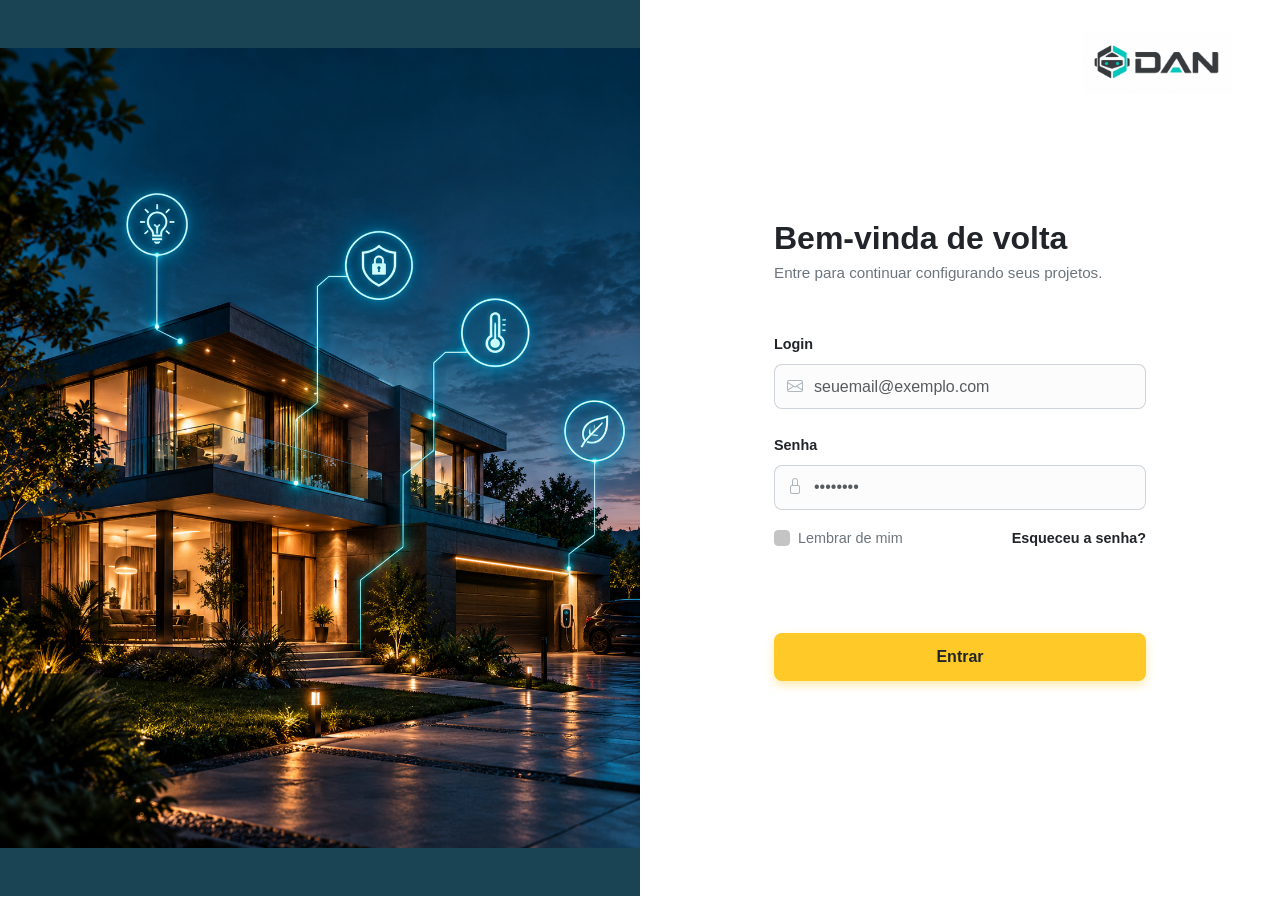
<file: docs/pagina_rafael.html>
<!DOCTYPE html>
<html lang="pt-BR">
<head>
<meta charset="UTF-8">
<meta name="viewport" content="width=device-width, initial-scale=1.0">
<title>Living Model — Rafael · Arquiteto</title>
<link rel="preconnect" href="https://fonts.googleapis.com">
<link rel="preconnect" href="https://fonts.gstatic.com" crossorigin>
<link href="https://fonts.googleapis.com/css2?family=Bricolage+Grotesque:opsz,wdth,wght@12..96,75..100,200..800&family=Inter:wght@400;500;600&display=swap" rel="stylesheet">
<link rel="stylesheet" href="style.css">
</head>
<body data-perfil="rafael">
<main>
<section class="view" id="view-dash">
<div class="frame f1440">
<nav class="strip"><span class="pl on">Rafael · Arquiteto</span><button type="button" class="btn e s sair" onclick="sair()">Sair</button></nav>
<nav class="tabbar"><a class="tb on" href="#view-dash">Dashboard</a><a class="tb" href="#view-cad">Cadastro</a><a class="tb" href="#view-amb">Ambientes</a><a class="tb" href="#view-pb">Planta Baixa</a><a class="tb" href="#view-prop">Proposta</a><a class="tb" href="#view-aj">Ajustes e Verificação</a><a class="tb" href="#view-msg">Mensagens</a></nav>
<img class="logo" src="logo_dan_branco.jpeg" alt="DAN">
<section class="hero"><div class="hero-text"><span class="tag">Rafael · Arquiteto</span><h1>Residência de Ana</h1><div class="addr"><svg width="14" height="14" viewBox="0 0 14 14" fill="none" xmlns="http://www.w3.org/2000/svg"><path d="M12 6C12 2.66667 10.3333 1 7 1C3.66667 1 2 2.66667 2 6C2 8.33333 3.66667 10.6667 7 13C10.3333 10.6667 12 8.33333 12 6Z" stroke="#5B6472" stroke-width="1.3"/><circle cx="7" cy="6" r="1.5" fill="#5B6472"/></svg><span>Rua das Palmeiras, 245 · Casa térrea · São Paulo/SP</span></div><p>Configure ambientes, dispositivos e serviços para gerar uma proposta comercial clara e visual.</p><div class="hero-actions"><button type="button" class="btn l e" onclick="abrirAmbiente(-1)">Novo ambiente</button><button type="button" class="btn l p" onclick="abrirDispositivo()">Novo dispositivo</button></div></div><svg class="house" viewBox="0 8 340 260" fill="none" xmlns="http://www.w3.org/2000/svg" aria-label="Casa"><ellipse opacity="0.06" cx="170" cy="247" rx="100" ry="9" fill="#14181F"/><path d="M170 42L247.942 106.5H92.0577L170 42Z" fill="#FFC933"/><rect x="200" y="12" width="16" height="36" rx="3" fill="#14181F"/><path d="M208 0L210.263 5.73726L216 8L210.263 10.2627L208 16L205.737 10.2627L200 8L205.737 5.73726L208 0Z" fill="#FFC933"/><rect x="90.75" y="118.75" width="158.5" height="118.5" rx="9.25" fill="white" stroke="#BFC4CC" stroke-width="1.5"/><rect x="155" y="192" width="30" height="46" rx="6" fill="#14181F"/><rect x="166" y="212" width="3" height="4" rx="1" fill="#FFC933"/><rect x="110" y="138" width="26" height="26" rx="6" fill="#FFC933"/><rect x="204" y="138" width="26" height="26" rx="6" fill="#F2703C"/><rect x="110" y="174" width="26" height="26" rx="6" fill="#5B5FEF"/><rect x="204" y="174" width="26" height="26" rx="6" fill="#4C9A5B"/></svg></section>
<section class="spec"><div class="metric"><small>Cliente</small><b class="bg" id="cliente-nome">Ana</b><div class="chips"><span class="chip">Residencial</span><span class="chip">220 m²</span></div></div><i class="sep"></i><div class="metric"><small>Ambientes</small><b class="bg" id="qtd-amb">6</b><small class="r">Configurados no projeto</small></div><i class="sep"></i><div class="metric"><small>Dispositivos</small><b class="bg" id="qtd-disp">18</b><small class="r">Selecionados para instalação</small></div><div class="valor"><i></i><div><small style="font:500 12px/15px Inter;color:#5b6472">Valor estimado</small><b class="bg">R$ 28.460</b><small style="font:400 12px/15px Inter;color:#5b6472">Equipamentos e serviços</small></div></div></section>
<div class="work"><div class="main-col"><section class="pamb"><div class="pamb-h"><div><h2>Ambientes do imóvel</h2><p>Selecione um ambiente para ver os dispositivos associados</p></div><label class="search"><svg width="16" height="16" viewBox="0 0 16 16" fill="none" xmlns="http://www.w3.org/2000/svg"><circle cx="5.5" cy="5.5" r="3.7" stroke="#5B6472" stroke-width="1.6"/><path d="M9 9L13.5 13.5" stroke="#5B6472" stroke-width="1.6" stroke-linecap="round"/></svg><input type="text" id="busca-ambiente" placeholder="Buscar ambiente" oninput="filtrarAmbientes()"></label></div><div class="rooms-grid" id="lista-ambientes"></div></section></div>
<aside class="side-col"><section class="side"><div class="side-h"><h2>Resumo técnico</h2><p>Visão comercial do projeto</p></div><div class="proto"><div><span>Wi-Fi</span><b>42%</b></div><div class="bar"><i style="width:139px"></i></div></div><div class="proto"><div><span>Z-Wave</span><b>25%</b></div><div class="bar"><i style="width:83px"></i></div></div><div class="proto"><div><span>Bluetooth</span><b>17%</b></div><div class="bar"><i style="width:56px"></i></div></div><div class="proto"><div><span>Modbus</span><b>16%</b></div><div class="bar"><i style="width:53px"></i></div></div></section><section class="side"><div class="side-h"><h2>Itens para instalação</h2><p>Materiais e serviços previstos</p></div><div class="inst"><span class="mini"><svg width="16" height="16" viewBox="0 0 16 16" fill="none"><rect x="2" y="7" width="12" height="5" rx="2" fill="#997305"/><circle cx="4.5" cy="3.5" r="1.5" fill="#997305"/><circle cx="11.5" cy="3.5" r="1.5" fill="#997305"/></svg></span><span>Gateways e controladores</span><b>2</b></div><div class="inst"><span class="mini"><svg width="16" height="16" viewBox="0 0 16 16" fill="none"><rect x="2" y="2" width="8" height="8" rx="2" fill="#997305"/><rect x="6" y="6" width="8" height="8" rx="2" fill="#997305"/></svg></span><span>Módulos de automação</span><b>6</b></div><div class="inst"><span class="mini"><svg width="16" height="16" viewBox="0 0 16 16" fill="none"><circle cx="8" cy="8" r="6.25" stroke="#997305" stroke-width="1.5"/><circle cx="8" cy="8" r="2" fill="#997305"/></svg></span><span>Sensores e atuadores</span><b>4</b></div><div class="inst"><span class="mini"><svg width="16" height="16" viewBox="0 0 16 16" fill="none"><circle cx="8" cy="8" r="6.25" stroke="#997305" stroke-width="1.5"/><rect x="7" y="4" width="2" height="5" rx="1" fill="#997305"/><rect x="8" y="8" width="4" height="2" rx="1" fill="#997305"/></svg></span><span>Configuração e testes</span><b>16 h</b></div></section><section class="insight"><i></i><div><b>Insight estatístico</b><p>O projeto concentra 42% dos dispositivos em Wi-Fi — vale reforçar a cobertura e a estabilidade da rede.</p></div></section></aside></div>
</div>
</section>
<section class="view" id="view-cad">
<div class="frame f1000">
<nav class="strip"><span class="pl on">Rafael · Arquiteto</span><button type="button" class="btn e s sair" onclick="sair()">Sair</button></nav>
<nav class="tabbar"><a class="tb" href="#view-dash">Dashboard</a><a class="tb on" href="#view-cad">Cadastro</a><a class="tb" href="#view-amb">Ambientes</a><a class="tb" href="#view-pb">Planta Baixa</a><a class="tb" href="#view-prop">Proposta</a><a class="tb" href="#view-aj">Ajustes e Verificação</a><a class="tb" href="#view-msg">Mensagens</a></nav>
<div class="proj"><header class="hs c" style="gap:8px"><span class="tag">Rafael · Arquiteto</span><h1>Novo cadastro</h1><p>Cadastre o cliente e o imóvel para iniciar um novo projeto de automação.</p></header><button type="button" class="btn l e" onclick="abrirCadastro()">Editar cadastro</button></div>
<form class="pform" onsubmit="return false"><div class="sec"><span class="num">1</span><div><h2>Dados do cliente</h2><p>Nome, contato e credenciais de acesso</p></div></div>
<div class="frow"><div class="f2"><label>Nome completo</label><input class="inp" id="cad-nome" type="text" placeholder="Ex.: Ana"></div><div class="f2"><label>CPF/CNPJ</label><input class="inp" type="text" placeholder="000.000.000-00"></div></div>
<div class="frow"><div class="f2"><label>E-mail</label><input class="inp" id="cad-email" type="email" placeholder="cliente@email.com"></div></div>
<div class="frow"><div class="f2"><label>Senha</label><input class="inp" type="password" placeholder="••••••••"></div><div class="f2"><label>Confirmar senha</label><input class="inp" type="password" placeholder="••••••••"></div></div>
<p class="note">A senha é armazenada de forma criptografada (hash).</p></form>
<form class="pform" onsubmit="return false"><div class="sec"><span class="num">2</span><div><h2>Dados do imóvel</h2><p>Endereço e características do projeto</p></div></div>
<div class="f2" style="flex:none;align-self:flex-start"><span class="lb">Tipo de imóvel</span><div class="seg"><input type="radio" name="tipo" id="t-casa" checked><label for="t-casa">Casa</label><input type="radio" name="tipo" id="t-apto"><label for="t-apto">Apartamento</label></div></div>
<div class="frow"><div class="f2"><label>Endereço do imóvel</label><input class="inp" id="cad-endereco" type="text" placeholder="Rua, número, bairro, cidade/UF"></div><div class="f2" style="flex:none;width:160px"><label>CEP</label><input class="inp" type="text" placeholder="00000-000"></div></div>
<div class="f2" style="flex:none;align-self:flex-start"><span class="lb">Tipo de automação</span><div class="seg"><input type="radio" name="auto" id="a-obra"><label for="a-obra">Desde a base (obra)</label><input type="radio" name="auto" id="a-pronto" checked><label for="a-pronto">Imóvel já construído</label></div></div>
<a class="btn e" style="align-self:flex-start" href="#view-cad">+ Adicionar outro imóvel</a></form>
<div class="actions"><a class="btn l e" href="#view-dash">Cancelar</a><button type="button" class="btn l p" onclick="cadastrarCliente()">Cadastrar cliente e imóvel</button></div>
</div>
</section>
<section class="view" id="view-amb">
<div class="frame f1320">
<nav class="strip"><span class="pl on">Rafael · Arquiteto</span><button type="button" class="btn e s sair" onclick="sair()">Sair</button></nav>
<nav class="tabbar"><a class="tb" href="#view-dash">Dashboard</a><a class="tb" href="#view-cad">Cadastro</a><a class="tb on" href="#view-amb">Ambientes</a><a class="tb" href="#view-pb">Planta Baixa</a><a class="tb" href="#view-prop">Proposta</a><a class="tb" href="#view-aj">Ajustes e Verificação</a><a class="tb" href="#view-msg">Mensagens</a></nav>
<header class="hs g8"><span class="tag">Rafael · Arquiteto</span><h1>Dashboard do arquiteto</h1><p>Residência de Ana · ambientes, planta baixa, ajustes e verificação</p></header>
<section class="panel g16"><div class="ph"><div><h2>Ambientes do projeto</h2><p class="sub">Vinculados ao imóvel selecionado</p></div><div class="grupo"><button type="button" class="btn e" onclick="abrirAmbiente(0)">Editar</button><button type="button" class="btn p" onclick="abrirAmbiente(-1)">Novo ambiente</button></div></div><div id="lista-amb-rows"></div></section>
</div>
</section>
<section class="view" id="view-pb">
<div class="frame f1320">
<nav class="strip"><span class="pl on">Rafael · Arquiteto</span><button type="button" class="btn e s sair" onclick="sair()">Sair</button></nav>
<nav class="tabbar"><a class="tb" href="#view-dash">Dashboard</a><a class="tb" href="#view-cad">Cadastro</a><a class="tb" href="#view-amb">Ambientes</a><a class="tb on" href="#view-pb">Planta Baixa</a><a class="tb" href="#view-prop">Proposta</a><a class="tb" href="#view-aj">Ajustes e Verificação</a><a class="tb" href="#view-msg">Mensagens</a></nav>
<header class="hs"><span class="tag">Rafael · Arquiteto</span><h1>Dashboard do arquiteto</h1><p>Dispositivos posicionados por ambiente</p></header>
<section class="panel g16"><div class="ph"><div><h2>Plantas baixas importadas</h2><p class="sub">Dispositivos posicionados por ambiente</p></div><label class="btn p" style="cursor:pointer">Importar plantas<input type="file" accept="image/*,.pdf" multiple hidden onchange="importarPlanta(this)"></label></div><div id="area-planta"><svg class="canvas" viewBox="0 0 600 320" fill="none" xmlns="http://www.w3.org/2000/svg"><rect x="0.5" y="0.5" width="599" height="319" rx="11.5" fill="#F4F5F7"/><rect x="0.5" y="0.5" width="599" height="319" rx="11.5" stroke="#BFC4CC"/><rect x="20" y="20" width="560" height="280" rx="4" fill="white"/><rect x="290" y="20" width="4" height="130" fill="#BFC4CC"/><rect x="20" y="150" width="270" height="4" fill="#BFC4CC"/><rect x="290" y="200" width="270" height="4" fill="#BFC4CC"/><circle cx="100" cy="60" r="9" fill="#FFC933"/><circle cx="100" cy="60" r="3" fill="white"/><circle cx="450" cy="60" r="9" fill="#F2703C"/><circle cx="450" cy="60" r="3" fill="white"/><circle cx="100" cy="250" r="9" fill="#5B5FEF"/><circle cx="100" cy="250" r="3" fill="white"/><circle cx="450" cy="250" r="9" fill="#4C9A5B"/><circle cx="450" cy="250" r="3" fill="white"/></svg></div><p class="note">Formatos aceitos de planta: a definir pela equipe. Somente dispositivos do projeto podem ser posicionados, dentro do ambiente a que pertencem; posições preservadas após nova consulta.</p></section>
</div>
</section>
<section class="view" id="view-prop">
<div class="frame f1320">
<nav class="strip"><span class="pl on">Rafael · Arquiteto</span><button type="button" class="btn e s sair" onclick="sair()">Sair</button></nav>
<nav class="tabbar"><a class="tb" href="#view-dash">Dashboard</a><a class="tb" href="#view-cad">Cadastro</a><a class="tb" href="#view-amb">Ambientes</a><a class="tb" href="#view-pb">Planta Baixa</a><a class="tb on" href="#view-prop">Proposta</a><a class="tb" href="#view-aj">Ajustes e Verificação</a><a class="tb" href="#view-msg">Mensagens</a></nav>
<header class="hs"><span class="tag">Rafael · Arquiteto</span><h1>Dashboard do arquiteto</h1><p>Proposta de obra com preços de equipamentos e serviços</p></header>
<section class="panel"><div class="ph"><div><h2>Equipamentos</h2><p class="sub">Dispositivos do projeto com quantidade e preço de venda vigente</p></div></div><div class="hr c-eq"><span>Modelo</span><span>Qtd.</span><span>Preço unitário</span><span>Subtotal</span></div><div class="line"></div><div class="row c-eq"><span>Sensor PIR X200</span><span>2</span><span>R$ 420,00</span><span>R$ 840,00</span></div><div class="line"></div><div class="row c-eq"><span>Válvula de gás G-Safe</span><span>2</span><span>R$ 890,00</span><span>R$ 1.780,00</span></div><div class="line"></div><div class="row c-eq"><span>Dimmer Smart D1</span><span>4</span><span>R$ 650,00</span><span>R$ 2.600,00</span></div><div class="line"></div><div class="row c-eq"><span>Atuador de persiana R-Move</span><span>4</span><span>R$ 1.450,00</span><span>R$ 5.800,00</span></div><div class="line"></div><div class="row c-eq"><span>Termostato T-Climate</span><span>4</span><span>R$ 1.980,00</span><span>R$ 7.920,00</span></div><div class="line"></div><div class="row c-eq"><span>Gateway / controlador</span><span>2</span><span>R$ 2.800,00</span><span>R$ 5.600,00</span></div></section>
<section class="panel"><div class="ph"><div><h2>Serviços</h2><p class="sub">Instalação, configuração e visitas técnicas</p></div></div><div class="hr c-sv"><span>Serviço</span><span>Unidade</span><span>Qtd.</span><span>Preço unitário</span><span>Subtotal</span></div><div class="line"></div><div class="row c-sv"><span>Instalação padrão</span><span>Visita</span><span>4</span><span>R$ 350,00</span><span>R$ 1.400,00</span></div><div class="line"></div><div class="row c-sv"><span>Configuração de cena</span><span>Unidade</span><span>12</span><span>R$ 120,00</span><span>R$ 1.440,00</span></div><div class="line"></div><div class="row c-sv"><span>Visita técnica extra</span><span>Hora</span><span>6</span><span>R$ 180,00</span><span>R$ 1.080,00</span></div></section>
<section class="panel g16"><div class="ph"><div><h2>Resumo e dados da proposta</h2><p class="sub">Defina validade e condição de pagamento antes de gerar</p></div><a class="btn p" href="#view-propdoc">Gerar proposta</a></div><div class="resumo"><div><small>Equipamentos</small><b>R$ 24.540,00</b></div><div><small>Serviços</small><b>R$ 3.920,00</b></div><div class="tot"><small>Total estimado</small><b class="bg">R$ 28.460,00</b></div></div><div class="frow"><div class="f2"><label>Validade da proposta</label><select class="sel"><option>15 dias</option><option selected>30 dias</option><option>60 dias</option></select></div><div class="f2"><label>Condição de pagamento</label><select class="sel"><option>À vista</option><option selected>50% na entrada e 50% na entrega</option><option>Em 3 parcelas</option></select></div></div><div class="frow"><div class="f2"><label>Observações</label><input class="inp" type="text" placeholder="Ex.: prazo de instalação, condições especiais"></div></div></section>
</div>
</section>
<section class="view" id="view-propdoc">
<div class="frame f1000">
<nav class="strip"><span class="pl on">Rafael · Arquiteto</span><button type="button" class="btn e s sair" onclick="sair()">Sair</button></nav>
<nav class="tabbar"><a class="tb" href="#view-dash">Dashboard</a><a class="tb" href="#view-cad">Cadastro</a><a class="tb" href="#view-amb">Ambientes</a><a class="tb" href="#view-pb">Planta Baixa</a><a class="tb on" href="#view-prop">Proposta</a><a class="tb" href="#view-aj">Ajustes e Verificação</a><a class="tb" href="#view-msg">Mensagens</a></nav>
<div class="actions noprint"><a class="btn l e" href="#view-prop">Voltar para a proposta</a><span class="dica">Para exportar: pressione Ctrl+P e escolha “Salvar como PDF”.</span></div>
<section class="doc"><header><span class="tag">Proposta comercial</span><h1 class="bg" style="font-size:30px;margin-top:10px">Residência de Ana</h1><p class="sub" style="margin-top:4px">Proposta de automação residencial — equipamentos e serviços</p></header>
<div class="meta"><div><small>Cliente</small><b id="cliente-proposta">Ana</b></div><div><small>Endereço</small><b>Rua das Palmeiras, 245 · São Paulo/SP</b></div><div><small>Emitida em</small><b>14/11/2026</b></div><div><small>Validade</small><b>30 dias</b></div><div><small>Responsável</small><b>Rafael · Arquiteto</b></div></div>
<div><h2 style="font-size:16px;margin-bottom:8px">Equipamentos</h2><div class="hr c-eq"><span>Modelo</span><span>Qtd.</span><span>Preço unitário</span><span>Subtotal</span></div><div class="line"></div><div class="row c-eq"><span>Sensor PIR X200</span><span>2</span><span>R$ 420,00</span><span>R$ 840,00</span></div><div class="line"></div><div class="row c-eq"><span>Válvula de gás G-Safe</span><span>2</span><span>R$ 890,00</span><span>R$ 1.780,00</span></div><div class="line"></div><div class="row c-eq"><span>Dimmer Smart D1</span><span>4</span><span>R$ 650,00</span><span>R$ 2.600,00</span></div><div class="line"></div><div class="row c-eq"><span>Atuador de persiana R-Move</span><span>4</span><span>R$ 1.450,00</span><span>R$ 5.800,00</span></div><div class="line"></div><div class="row c-eq"><span>Termostato T-Climate</span><span>4</span><span>R$ 1.980,00</span><span>R$ 7.920,00</span></div><div class="line"></div><div class="row c-eq"><span>Gateway / controlador</span><span>2</span><span>R$ 2.800,00</span><span>R$ 5.600,00</span></div></div>
<div><h2 style="font-size:16px;margin-bottom:8px">Serviços</h2><div class="hr c-sv"><span>Serviço</span><span>Unidade</span><span>Qtd.</span><span>Preço unitário</span><span>Subtotal</span></div><div class="line"></div><div class="row c-sv"><span>Instalação padrão</span><span>Visita</span><span>4</span><span>R$ 350,00</span><span>R$ 1.400,00</span></div><div class="line"></div><div class="row c-sv"><span>Configuração de cena</span><span>Unidade</span><span>12</span><span>R$ 120,00</span><span>R$ 1.440,00</span></div><div class="line"></div><div class="row c-sv"><span>Visita técnica extra</span><span>Hora</span><span>6</span><span>R$ 180,00</span><span>R$ 1.080,00</span></div></div>
<div class="total"><span>Total da proposta</span><b class="bg">R$ 28.460,00</b></div>
<p class="note">Condição de pagamento: 50% na entrada e 50% na entrega. Valores sujeitos à confirmação da visita técnica.</p>
<div class="sigs"><div>Rafael · Arquiteto</div><div>Ana · Cliente</div></div></section>
</div>
</section>
<section class="view" id="view-aj">
<div class="frame f1320">
<nav class="strip"><span class="pl on">Rafael · Arquiteto</span><button type="button" class="btn e s sair" onclick="sair()">Sair</button></nav>
<nav class="tabbar"><a class="tb" href="#view-dash">Dashboard</a><a class="tb" href="#view-cad">Cadastro</a><a class="tb" href="#view-amb">Ambientes</a><a class="tb" href="#view-pb">Planta Baixa</a><a class="tb" href="#view-prop">Proposta</a><a class="tb on" href="#view-aj">Ajustes e Verificação</a><a class="tb" href="#view-msg">Mensagens</a></nav>
<header class="hs"><span class="tag">Rafael · Arquiteto</span><h1>Dashboard do arquiteto</h1><p>Ajustes do técnico e assistente de verificação</p></header>
<section class="panel g16"><div class="ph"><div><h2>Ajustes solicitados</h2><p class="sub">Pelo técnico Carlos · marque as solicitações que deseja revisar</p></div><button type="button" class="btn p" onclick="salvarRevisoes()">Salvar revisões</button></div><div id="lista-ajustes"></div></section>
<section class="panel"><div class="ph"><div><h2>Resultados da última execução</h2><p class="sub">Item afetado, pendência e orientação de correção ou análise técnica</p></div><button type="button" class="btn p" onclick="abrirVerificacao()">Executar nova verificação</button></div><div class="hr c-res"><span>Regra</span><span>Item afetado</span><span>Pendência</span><span>Orientação</span><span>Situação</span></div><div class="line"></div><div class="row c-res"><span>Obrigatória</span><span>Quarto — Luminária de cabeceira</span><span>Limite de operação não cadastrado</span><span>Técnico cadastra o limite no catálogo</span><span class="pill warn">Pendência</span></div><div class="line"></div><div class="row c-res"><span>Dependência</span><span>Banheiro — Controle de chuveiro</span><span>Requer gateway Modbus no projeto</span><span>Adicionar gateway ao ambiente</span><span class="pill warn">Pendência</span></div><div class="line"></div><div class="row c-res"><span>Compatibilidade</span><span>Cozinha — Sensor de gás (Wi-Fi)</span><span>Dados insuficientes para afirmar</span><span>Encaminhar para análise técnica</span><span class="pill info">Análise técnica</span></div><div class="line"></div><div class="row c-res"><span>Compatibilidade</span><span>Sala — Sensor de presença (Z-Wave)</span><span>—</span><span>Nenhuma orientação</span><span class="pill ok">OK</span></div><p class="note">A ausência de alertas não substitui a avaliação do técnico instalador.</p></section>
<section class="panel"><div class="ph"><div><h2>Histórico de execuções</h2><p class="sub">Execuções anteriores são preservadas</p></div></div><div class="hr c-his"><span>Execução</span><span>Data e hora</span><span>Solicitante</span><span>Versão do projeto</span><span>Resultado</span></div><div class="line"></div><div id="linhas-historico"></div></section>
</div>
</section>
<section class="view" id="view-msg">
<div class="frame f1320">
<nav class="strip"><span class="pl on">Rafael · Arquiteto</span><button type="button" class="btn e s sair" onclick="sair()">Sair</button></nav>
<nav class="tabbar"><a class="tb" href="#view-dash">Dashboard</a><a class="tb" href="#view-cad">Cadastro</a><a class="tb" href="#view-amb">Ambientes</a><a class="tb" href="#view-pb">Planta Baixa</a><a class="tb" href="#view-prop">Proposta</a><a class="tb" href="#view-aj">Ajustes e Verificação</a><a class="tb on" href="#view-msg">Mensagens</a></nav>
<header class="hs"><span class="tag">Rafael · Arquiteto</span><h1>Mensagens</h1><p>Canal de mensagens com a Ana</p></header>
<section class="panel g16"><div class="ph"><div><h2>Caixa de mensagens</h2><p class="sub">Mensagens trocadas dentro do projeto</p></div><div class="grupo"><button type="button" class="btn e" id="pasta-entrada" onclick="mostrarPasta('entrada')">Caixa de entrada</button><button type="button" class="btn e" id="pasta-enviadas" onclick="mostrarPasta('enviadas')">Enviadas</button><button type="button" class="btn p" onclick="novaMensagem()">Nova mensagem</button></div></div><div class="caixa"><div class="lista-msg" id="lista-msg"></div><div class="leitor-msg" id="leitor-msg"></div></div></section>
</div>
</section>
</main>
<div id="flash"></div>
<div class="modal" id="modal-ambiente"><div class="dlg w"><div class="dlg-h"><div><h2 id="amb-titulo">Novo ambiente</h2><p>Dê um nome ao ambiente do projeto.</p></div><button type="button" class="x" onclick="fecharModal('modal-ambiente')"><svg width="12" height="12" viewBox="0 0 12 12" fill="none"><path d="M1.5 1.5l9 9M10.5 1.5l-9 9" stroke="#5B6472" stroke-width="1.5" stroke-linecap="round"/></svg></button></div><div class="f2" id="amb-escolha-caixa" hidden><label>Ambiente a editar</label><select class="sel" id="amb-escolha" onchange="trocarAmbienteEditado()"></select></div><div class="f2"><label>Nome do ambiente</label><input class="inp" id="amb-nome" type="text" placeholder="Ex.: Escritório"></div><div class="f2" id="amb-icone-caixa"><label>Ícone / categoria</label><select class="sel" id="amb-icone"></select></div><div class="erro" id="amb-erro"></div><div class="actions"><button type="button" class="btn l e" onclick="fecharModal('modal-ambiente')">Cancelar</button><button type="button" class="btn l p" onclick="salvarAmbiente()">Salvar</button></div></div></div>
<div class="modal" id="modal-dispositivo"><div class="dlg w"><div class="dlg-h"><div><h2>Novo dispositivo</h2><p>Associe o dispositivo a um ambiente. O protocolo precisa ser aceito pelo modelo.</p></div><button type="button" class="x" onclick="fecharModal('modal-dispositivo')"><svg width="12" height="12" viewBox="0 0 12 12" fill="none"><path d="M1.5 1.5l9 9M10.5 1.5l-9 9" stroke="#5B6472" stroke-width="1.5" stroke-linecap="round"/></svg></button></div><div class="f2"><label>Ambiente</label><select class="sel" id="disp-amb"></select></div><div class="f2"><label>Modelo do catálogo</label><select class="sel" id="disp-modelo"></select></div><div class="f2"><label>Nome de identificação</label><input class="inp" id="disp-nome" type="text" placeholder="Ex.: Sensor de presença"></div><div class="f2"><label>Protocolo</label><select class="sel" id="disp-protocolo"></select></div><div class="erro" id="disp-erro"></div><div class="actions"><button type="button" class="btn l e" onclick="fecharModal('modal-dispositivo')">Cancelar</button><button type="button" class="btn l p" onclick="salvarDispositivo()">Adicionar</button></div></div></div>
<div class="modal" id="modal-cadastro"><div class="dlg w"><div class="dlg-h"><div><h2>Editar cadastro</h2><p>Selecione o cadastro e atualize os dados do cliente, do imóvel e do serviço.</p></div><button type="button" class="x" onclick="fecharModal('modal-cadastro')"><svg width="12" height="12" viewBox="0 0 12 12" fill="none"><path d="M1.5 1.5l9 9M10.5 1.5l-9 9" stroke="#5B6472" stroke-width="1.5" stroke-linecap="round"/></svg></button></div><div class="f2"><label>Cadastro a editar</label><select class="sel" id="ed-escolha"></select></div><div class="f2"><label>Nome completo</label><input class="inp" id="ed-nome" type="text" placeholder="Ex.: Ana"></div><div class="f2"><label>E-mail</label><input class="inp" id="ed-email" type="text" placeholder="cliente@email.com"></div><div class="f2"><label>Endereço do imóvel</label><input class="inp" id="ed-endereco" type="text" placeholder="Rua, número, bairro, cidade/UF"></div><div class="f2"><label>Tipo de imóvel</label><select class="sel" id="ed-tipo"></select></div><div class="f2"><label>Serviço contratado</label><select class="sel" id="ed-servico"></select></div><div class="erro" id="ed-erro"></div><div class="actions"><button type="button" class="btn l e" onclick="fecharModal('modal-cadastro')">Cancelar</button><button type="button" class="btn l p" onclick="salvarCadastro()">Salvar alterações</button></div></div></div>
<div class="modal" id="modal-verificacao"><div class="dlg w"><div class="dlg-h"><div><h2>Executar nova verificação</h2><p>Escolha o que o assistente deve conferir no projeto.</p></div><button type="button" class="x" onclick="fecharModal('modal-verificacao')"><svg width="12" height="12" viewBox="0 0 12 12" fill="none"><path d="M1.5 1.5l9 9M10.5 1.5l-9 9" stroke="#5B6472" stroke-width="1.5" stroke-linecap="round"/></svg></button></div><div class="f2"><label>Escopo da verificação</label><select class="sel"><option>Projeto inteiro</option><option>Ambiente específico</option></select></div><div class="f2"><label>Ambiente</label><select class="sel" id="ver-amb"></select></div><div class="f2" style="flex:none"><span class="lb">Regras verificadas</span><div class="cks"><span class="ck"><input type="checkbox" id="vf-0" checked><label for="vf-0">Obrigatória</label></span><span class="ck"><input type="checkbox" id="vf-1" checked><label for="vf-1">Dependência</label></span><span class="ck"><input type="checkbox" id="vf-2" checked><label for="vf-2">Compatibilidade</label></span></div></div><div class="actions"><button type="button" class="btn l e" onclick="fecharModal('modal-verificacao')">Cancelar</button><button type="button" class="btn l p" onclick="executarVerificacao()">Executar verificação</button></div></div></div>
<div class="modal" id="modal-mensagem"><div class="dlg w"><div class="dlg-h"><div><h2>Nova mensagem</h2><p>Envie uma mensagem dentro do projeto.</p></div><button type="button" class="x" onclick="fecharModal('modal-mensagem')"><svg width="12" height="12" viewBox="0 0 12 12" fill="none"><path d="M1.5 1.5l9 9M10.5 1.5l-9 9" stroke="#5B6472" stroke-width="1.5" stroke-linecap="round"/></svg></button></div><div class="f2"><label>Para</label><input class="inp" id="msg-para" type="text" readonly></div><div class="f2"><label>Assunto</label><input class="inp" id="msg-assunto" type="text" placeholder="Ex.: Dúvida sobre a proposta"></div><div class="f2"><label>Mensagem</label><textarea class="inp" id="msg-texto" rows="6" placeholder="Escreva sua mensagem..."></textarea></div><div class="erro" id="msg-erro"></div><div class="actions"><button type="button" class="btn l e" onclick="fecharModal('modal-mensagem')">Cancelar</button><button type="button" class="btn l p" onclick="enviarMensagem()">Enviar</button></div></div></div>
<script src="dados.js"></script>
<script src="comum.js"></script>
<script src="mensagens.js"></script>
<script src="rafael.js"></script>
</body>
</html>
</file>
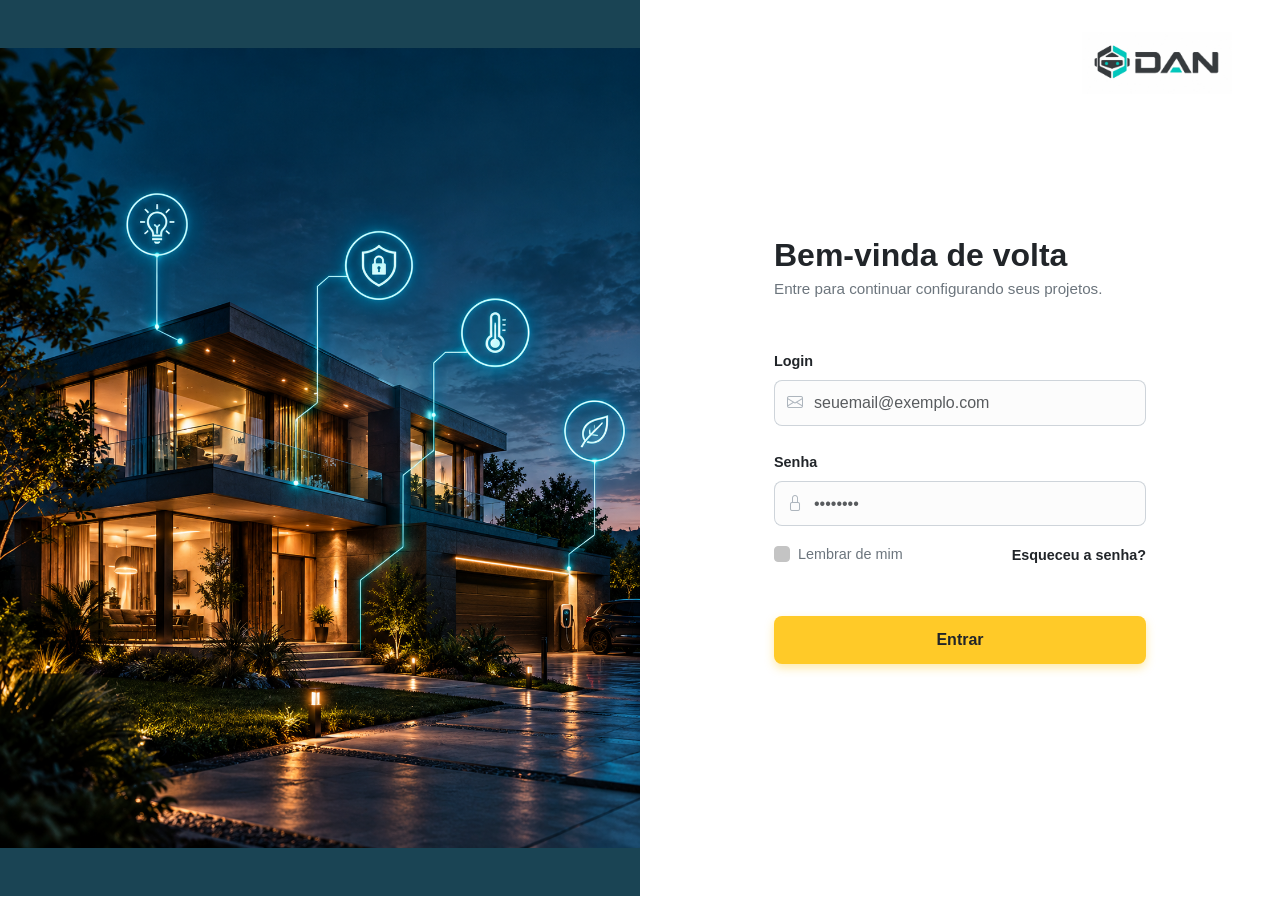
<file: HTML/Pagina de login.html>
<!DOCTYPE html>
<html lang="pt-BR">
<head>
    <meta charset="UTF-8">
    <meta name="viewport" content="width=device-width, initial-scale=1.0">
    <title>DAN - Login</title>
    
    <!-- Bootstrap 5 CSS -->
    <link href="https://cdn.jsdelivr.net/npm/bootstrap@5.3.0/dist/css/bootstrap.min.css" rel="stylesheet">
    
    <!-- Bootstrap Icons -->
    <link href="https://cdn.jsdelivr.net/npm/bootstrap-icons@1.10.5/font/bootstrap-icons.css" rel="stylesheet">
    
    <style>
        body {
            font-family: 'Segoe UI', Roboto, 'Helvetica Neue', Arial, sans-serif;
            background-color: #ffffff;
        }

        /* Estilos dos Placeholders da Imagem
        .image-placeholder {
            display: flex;
            align-items: center;
            justify-content: center;
            color: #ffffff;
            font-size: 1.2rem;
            font-weight: bold;
            text-transform: uppercase;
            letter-spacing: 2px;
            width: 100%;
        }*/
        
        .img-top {
            background-color: #1a4454; /* Cor baseada na imagem de cima */
            border-bottom: 4px solid #fff;
        }

        .img-bottom {
            background-color: #0d2c36; /* Cor baseada na imagem de baixo */
        }

        /* Container do Formulário */
        .form-wrapper {
            max-width: 420px;
            width: 100%;
        }

        /* Personalização dos Inputs */
        .input-group-text {
            background-color: #fcfcfc;
            border-radius: 8px 0 0 8px;
            border-color: #ced4da;
        }

        .form-control {
            background-color: #fcfcfc;
            border-radius: 0 8px 8px 0;
            border-color: #ced4da;
            padding-top: 0.6rem;
            padding-bottom: 0.6rem;
        }

        .form-control:focus {
            box-shadow: none;
            border-color: #ced4da;
            background-color: #fff;
        }

        .input-group-text i {
            color: #adb5bd;
        }

        /* Personalização do Checkbox */
        .form-check-input {
            background-color: #c4c4c4;
            border-color: #c4c4c4;
        }
        
        .form-check-input:checked {
            background-color: #ffc107;
            border-color: #ffc107;
        }

        /* Personalização do Botão de Entrada */
        .btn-login {
            background-color: #ffca28; /* Amarelo/Laranja da imagem */
            color: #212529;
            font-weight: 600;
            border: none;
            border-radius: 8px;
            padding: 0.75rem;
            box-shadow: 0px 4px 10px rgba(255, 202, 40, 0.4);
            transition: all 0.3s ease;
        }

        .btn-login:hover {
            background-color: #ffb300;
            box-shadow: 0px 6px 15px rgba(255, 179, 0, 0.5);
        }

        /* Logo superior direita */
        .logo-container {
            position: absolute;
            top: 2rem;
            right: 3rem;
        }
        
        .logo-text {
            font-size: 1.5rem;
            font-weight: 900;
            color: #223c4a;
            letter-spacing: 1px;
        }
        
        .logo-icon {
            color: #0dcaf0;
            margin-right: 5px;
        }
        .img_log{
            display: block;
            width: 100%;
            margin: 0px auto;
        }
    </style>
</head>
<body>

<div class="container-fluid vh-100 overflow-hidden">
    <div class="row h-100">
        
        <!-- Lado Esquerdo (Imagens) - Oculto em telas menores que o breakpoint médio (md) -->
        <div class="col-md-6 d-none d-md-flex flex-column p-0 h-100">
            <!-- Placeholder Imagem 1 (Robô de cima) -->
            <div class="image-placeholder img-top flex-grow-1" style="flex-direction: column; justify-content: center; display: flex;">
                <img src = "Casa_inteligente.png" />
            </div>
        </div>

        <!-- Lado Direito (Formulário de Login) -->
        <div class="col-12 col-md-6 d-flex position-relative align-items-center justify-content-center bg-white">
            
            <!-- Logotipo "DAN" -->
            <div class="logo-container d-none d-sm-block">
                <span class="logo-text d-flex align-items-center">
                    <img src="Logo - DAN_branco.jpeg" width="150" />
                    <!--
                    <i class="bi bi-robot logo-icon"></i> DAN
                    -->
                </span>
            </div>

            <!-- Área Central do Formulário -->
            <div class="form-wrapper px-4">
                
                <!-- Títulos -->
                <h2 class="fw-bold text-dark mb-1">Bem-vinda de volta</h2>
                <p class="text-secondary mb-5" style="font-size: 0.95rem;">Entre para continuar configurando seus projetos.</p>

                <!-- Formulário -->
                <form action="#" method="POST">
                    
                    <!-- Campo Email -->
                    <div class="mb-4">
                        <label for="emailInput" class="form-label fw-semibold text-dark" style="font-size: 0.9rem;">Login</label>
                        <div class="input-group">
                            <span class="input-group-text border-end-0">
                                <i class="bi bi-envelope"></i>
                            </span>
                            <input type="email" class="form-control border-start-0 ps-0" id="emailInput" placeholder="seuemail@exemplo.com" required>
                        </div>
                    </div>

                    <!-- Campo Senha -->
                    <div class="mb-3">
                        <label for="passwordInput" class="form-label fw-semibold text-dark" style="font-size: 0.9rem;">Senha</label>
                        <div class="input-group">
                            <span class="input-group-text border-end-0">
                                <i class="bi bi-lock"></i>
                            </span>
                            <input type="password" class="form-control border-start-0 ps-0" id="passwordInput" placeholder="••••••••" required>
                        </div>
                    </div>

                    <!-- Lembrar de Mim e Esqueceu a Senha -->
                    <div class="d-flex justify-content-between align-items-center mb-5">
                        <div class="form-check">
                            <input class="form-check-input shadow-none" type="checkbox" id="rememberMe">
                            <label class="form-check-label text-secondary" for="rememberMe" style="font-size: 0.9rem;">
                                Lembrar de mim
                            </label>
                        </div>
                        <a href="#" class="text-decoration-none text-dark fw-bold" style="font-size: 0.9rem;">
                            Esqueceu a senha?
                        </a>
                    </div>

                    <!-- Botão de Entrar -->
                    <div class="d-grid">
                        <button type="submit" class="btn btn-login w-100">Entrar</button>
                    </div>

                </form>
            </div>
        </div>
        
    </div>
</div>

<!-- Bootstrap 5 JS Bundle -->
<script src="https://cdn.jsdelivr.net/npm/bootstrap@5.3.0/dist/js/bootstrap.bundle.min.js"></script>

</body>
</html>
</file>
<file: docs/landing.css>
/* ===== landing.css — landing page do DAN =====
   Cores da marca: amarelo #ffc933, quase preto #14181f e o verde-água da logo (#00c9bd).
   Fontes: Bricolage Grotesque (títulos) e Inter (textos). */

*{box-sizing:border-box;margin:0;padding:0}
html{scroll-behavior:smooth}
:root{--escuro:#14181f;--cinza:#5b6472;--amarelo:#ffc933;--agua:#00c9bd}
body{background:#e3e3e6;font-family:'Inter',sans-serif;color:var(--escuro);-webkit-font-smoothing:antialiased}
a{color:inherit;text-decoration:none}
img{max-width:100%;display:block}
ul{list-style:none}

/* Títulos usam a fonte Bricolage */
.titulo{font-family:'Bricolage Grotesque',sans-serif;font-weight:600;letter-spacing:-.02em}

/* ---------- Página ---------- */
.pagina{max-width:1440px;margin:0 auto;overflow:hidden;background:linear-gradient(#ececee 0,#ececee 700px,#fafafa 1200px,#fff 100%)}

/* ---------- Topo ---------- */
.topo{display:flex;align-items:center;justify-content:space-between;gap:24px;padding:26px 80px}
.logo-link img{height:58px;width:auto;mix-blend-mode:multiply}   /* "multiply" some com o fundo branco da imagem */
.menu{display:flex;align-items:center;gap:38px}
.menu ul{display:flex;gap:38px;font:500 14px 'Inter',sans-serif;color:#3a3f47}
.menu ul a:hover{color:var(--escuro);text-decoration:underline;text-underline-offset:6px}
.menu a.menu-entrar{display:none}   /* só aparece no menu do celular */
.menu-botao{display:none;width:44px;height:44px;border:0;border-radius:12px;background:var(--escuro);cursor:pointer;flex-direction:column;align-items:center;justify-content:center;gap:5px}
.menu-botao span{display:block;width:18px;height:2px;background:#fff;border-radius:2px}

/* ---------- Botões ---------- */
.botao{display:inline-flex;align-items:center;gap:10px;padding:14px 26px;border-radius:999px;background:var(--escuro);color:#fff;font:500 14px 'Inter',sans-serif;transition:transform .15s,box-shadow .15s}
.botao:hover{transform:translateY(-2px);box-shadow:0 10px 22px rgba(20,24,31,.25)}
.botao-amarelo{background:var(--amarelo);color:var(--escuro);font-weight:600}

/* ---------- Destaque principal ---------- */
.destaque{position:relative;text-align:center;padding:64px 24px 54px}
.destaque>*{position:relative}
.quadriculado{position:absolute!important;inset:0;opacity:.8;
  background-image:url("data:image/svg+xml,%3Csvg xmlns='http://www.w3.org/2000/svg' width='112' height='112'%3E%3Crect x='6' y='6' width='100' height='100' rx='10' fill='%23efeff1' stroke='%23ffffff' stroke-opacity='.9' stroke-width='2'/%3E%3C/svg%3E");
  -webkit-mask-image:linear-gradient(transparent 0,#000 35%,#000 70%,transparent 100%);
  mask-image:linear-gradient(transparent 0,#000 35%,#000 70%,transparent 100%)}
.titulo-grande{font-size:clamp(38px,6vw,68px);line-height:1.04;max-width:1060px;margin:0 auto 26px}
.destaque p{font:400 17px/1.6 'Inter',sans-serif;color:var(--cinza);max-width:600px;margin:0 auto 30px}

/* ---------- Cards (a grade muda de tamanho conforme a tela) ---------- */
.cards{display:grid;gap:20px;padding:0 120px 90px;grid-auto-rows:290px;
  grid-template-columns:repeat(4,1fr);
  grid-template-areas:"a b c d" "e b f f"}
.card-a{grid-area:a}.card-b{grid-area:b}.card-c{grid-area:c}.card-d{grid-area:d}.card-e{grid-area:e}.card-f{grid-area:f}

.card{position:relative;overflow:hidden;display:flex;flex-direction:column;justify-content:flex-end;padding:28px;border-radius:26px;
  box-shadow:0 10px 28px rgba(30,50,100,.10),0 1px 0 rgba(255,255,255,.8) inset;transition:transform .2s}
.card:hover{transform:translateY(-4px)}
.card h3{font-size:26px;line-height:1.08;color:#0d1a3a}
.card p{font:400 13.5px/1.45 'Inter',sans-serif;color:#4a5568}

/* tracinho amarelo usado abaixo dos títulos */
.traco{display:block;width:46px;height:4px;border-radius:4px;background:var(--amarelo);margin:12px 0}

/* cards claros (a e e) */
.card-a,.card-e{background:linear-gradient(160deg,#fff,#eef1f8);border:1.5px solid rgba(255,255,255,.9)}
.icone{display:grid;place-items:center;width:64px;height:64px;margin-bottom:auto;border-radius:18px;background:#eaf1fd;box-shadow:0 4px 12px rgba(47,111,224,.15)}
.icone svg{width:40px;height:40px}

.cab{display:flex;align-items:flex-end;justify-content:space-between;margin-bottom:auto}
.numero{display:block;font-size:84px;line-height:.9;color:#0d1a3a}
.ic-grande{width:62px;height:62px;margin-bottom:6px}
.card-e .ic-grande{color:#7aa8ee}

/* imagem da casa: ocupa o card inteiro, encaixada nos cantos arredondados */
.card-b{padding:0;background:#000}
.card-b img{width:100%;height:100%;object-fit:cover;object-position:35% 50%}

/* card amarelo */
.card-c{background:radial-gradient(circle at 90% 0%,rgba(255,255,255,.4),transparent 55%),var(--amarelo)}
.card-c .ic-grande{color:#0d1a3a}
.card-c .traco{background:#0d1a3a}
.card-c p{color:#4d3d05}

/* card com foto */
.card-d{background:#05121a;color:#fff;justify-content:space-between}
.card-d>img{position:absolute;inset:0;width:100%;height:100%;max-width:none;object-fit:cover;object-position:75% 100%}
.card-d::after{content:"";position:absolute;inset:0;background:linear-gradient(180deg,rgba(0,0,0,.05),rgba(0,0,0,.7))}
.card-d>*:not(img){position:relative;z-index:1}
.etiqueta{display:inline-flex;align-items:center;gap:10px;align-self:flex-start;padding:10px 16px;border-radius:999px;background:rgba(255,255,255,.18);backdrop-filter:blur(6px);font:500 14px 'Inter',sans-serif}
.projeto{display:flex;align-items:center;gap:12px;font:600 17px/1.2 'Inter',sans-serif;color:#fff}
.projeto::before{content:"";flex:none;width:4px;height:44px;border-radius:4px;background:#38b6ff}

/* card largo com órbita */
.card-f{background:linear-gradient(120deg,#f4f7fd 0%,#dbe8fb 55%,#c4dcfb 100%);justify-content:center}
.card-f .texto{position:relative;z-index:1;max-width:48%}
.card-f h3{font-size:clamp(28px,2.7vw,40px);line-height:1.05;margin:0}
.card-f p{font-size:15px;line-height:1.5}
.orbita{position:absolute;right:0;top:0;width:55%;height:100%;overflow:visible}

/* ---------- Seções ---------- */
.secao{padding:80px 120px}
#perfis{padding-top:20px}
#faq{padding-top:10px}
.sobretitulo{display:block;text-align:center;font:600 12px 'Inter',sans-serif;letter-spacing:.14em;text-transform:uppercase;color:#8c6b05;margin-bottom:14px}
.secao h2{font-size:clamp(32px,4.4vw,52px);line-height:1.05;text-align:center;margin-bottom:46px}
.grade3{display:grid;grid-template-columns:repeat(3,1fr);gap:20px}

.etapa{background:#fff;border:1.5px solid #e1e3e8;border-radius:22px;padding:30px}
.num{width:40px;height:40px;border-radius:50%;background:var(--escuro);color:#fff;display:grid;place-items:center;font:600 15px 'Inter',sans-serif;margin-bottom:46px}
.etapa h3,.perfil h3{font-size:26px;margin-bottom:10px}
.etapa p{font:400 14px/1.55 'Inter',sans-serif;color:var(--cinza)}

.perfil{display:flex;flex-direction:column;min-height:330px;padding:30px;border-radius:24px}
.perfil small{margin-bottom:auto;font:600 12px 'Inter',sans-serif;letter-spacing:.08em;text-transform:uppercase;opacity:.75}
.perfil ul{display:flex;flex-direction:column;gap:9px;margin-top:6px;font:500 14px/1.4 'Inter',sans-serif}
.perfil li::before{content:"✓  ";font-weight:600}
.p-amarelo{background:var(--amarelo)}
.p-verde{background:#c9efec}
.p-lilas{background:#e2dcfa}

/* ---------- Perguntas frequentes ---------- */
.perguntas{max-width:860px;margin:0 auto}
details{border-top:1.5px solid #dcdee3;padding:22px 4px}
details:last-child{border-bottom:1.5px solid #dcdee3}
summary{display:flex;justify-content:space-between;gap:30px;cursor:pointer;list-style:none;font:600 18px 'Inter',sans-serif}
summary::-webkit-details-marker{display:none}
summary::after{content:"+";font:400 26px/1 'Inter',sans-serif;color:var(--cinza);transition:transform .2s}
details[open] summary::after{transform:rotate(45deg)}
details p{margin-top:10px;max-width:680px;font:400 14px/1.55 'Inter',sans-serif;color:var(--cinza)}

/* ---------- Chamada final ---------- */
.chamada{position:relative;overflow:hidden;margin:0 120px;padding:70px 24px;border-radius:30px;background:var(--escuro);color:#fff;text-align:center}
.chamada::before{content:"";position:absolute;right:-80px;top:-80px;width:340px;height:340px;border-radius:50%;background:radial-gradient(#00c9bd88,transparent 70%)}
.chamada>*{position:relative}
.chamada h2{font-size:clamp(28px,3.6vw,46px);line-height:1.05;margin-bottom:12px;color:#fff}
.chamada p{margin-bottom:28px;font:400 16px 'Inter',sans-serif;color:#aab2bf}

/* ---------- Rodapé ---------- */
.rodape{display:flex;justify-content:space-between;align-items:center;gap:16px;padding:50px 120px;font:400 13px 'Inter',sans-serif;color:var(--cinza)}
.rodape img{height:46px;width:auto;mix-blend-mode:multiply}

/* ---------- Tablet ---------- */
@media (max-width:1100px){
  .topo,.rodape{padding-left:40px;padding-right:40px}
  .cards{padding:0 40px 70px;grid-template-columns:1fr 1fr;grid-template-areas:"a b" "c b" "d e" "f f"}
  .secao{padding:70px 40px}
  .chamada{margin:0 40px}
  .grade3{grid-template-columns:1fr}
  .perfil{min-height:260px}
  .menu ul{gap:24px}
}

/* ---------- Celular ---------- */
@media (max-width:860px){
  .topo{padding:18px 20px;position:relative}
  .topo-entrar{display:none}
  .menu-botao{display:flex}
  .menu{display:none;position:absolute;left:20px;right:20px;top:78px;z-index:10;flex-direction:column;align-items:stretch;gap:16px;padding:22px;background:#fff;border-radius:20px;box-shadow:0 16px 40px rgba(20,24,31,.18)}
  .menu.aberto{display:flex}
  .menu ul{flex-direction:column;gap:16px;font-size:16px}
  .menu a.menu-entrar{display:inline-flex;justify-content:center}
}
@media (max-width:640px){
  .cards{padding:0 20px 60px;grid-template-columns:1fr;grid-auto-rows:auto;grid-template-areas:"a" "c" "b" "d" "e" "f"}
  .card{min-height:230px}
  .card-b{min-height:340px}
  .card-f{min-height:340px;justify-content:flex-start}
  .card-f .texto{max-width:100%}
  .orbita{position:absolute;right:0;bottom:0;top:auto;width:100%;height:55%}
  .secao{padding:56px 20px}
  .chamada{margin:0 20px;padding:50px 20px}
  .rodape{padding:36px 20px;flex-direction:column;text-align:center}
  .destaque{padding:40px 20px 40px}
}
</file>
<file: docs/style.css>
/* ===== Living Model — Style.css =====
   Medidas, cores e fontes copiadas do Figma (sem Bootstrap e sem JavaScript).
   Fontes: Bricolage Grotesque (títulos) e Inter (textos). */
*{box-sizing:border-box;margin:0;padding:0}
html,body{background:#f4f5f7}
body{font-family:'Inter',sans-serif;color:#14181f;-webkit-font-smoothing:antialiased}
a{color:inherit;text-decoration:none}
button,input,select{font-family:inherit;color:inherit}
h1,h2,h3,.bg{font-family:'Bricolage Grotesque',sans-serif;font-weight:600;font-optical-sizing:none;font-variation-settings:"opsz" 14,"wdth" 100;color:#14181f}

/* ---------- telas (abas por :target, sem JavaScript) ---------- */
.view{display:none}
.view:target,.view:has(.modal:target){display:block}
main:not(:has(:target))>.view:first-child{display:block}

/* ---------- quadro (cada tela do Figma) ---------- */
.frame{width:100%;margin:0 auto;display:flex;flex-direction:column}
.f1440{max-width:1440px;gap:40px;padding:48px 80px 72px}
.f1320{max-width:1320px;gap:22px;padding:40px 64px 60px}
.f1000{max-width:1000px;gap:28px;padding:48px 80px 72px}
.f820a{max-width:820px;gap:24px;padding:48px 80px 72px}
.f820b{max-width:820px;gap:22px;padding:40px 64px 60px}

/* ---------- navegação ---------- */
.strip{display:flex;align-items:center;gap:8px;padding:10px;background:#fff;border:1px solid #bfc4cc;border-radius:12px;box-shadow:-2px 3px 6px rgba(13,18,26,.12)}
.pl{display:flex;align-items:center;justify-content:center;padding:7px 12px;background:#f4f5f7;border-radius:8px;font:500 11.5px/14px 'Inter',sans-serif;white-space:nowrap}
.pl.on{background:#ffc933;font-weight:600}
.tabbar{display:flex;align-self:flex-start;gap:6px;padding:4px;background:#f4f5f7;border-radius:11px}
.tb{display:flex;align-items:center;padding:9px 16px;background:#f4f5f7;border-radius:8px;font:500 13px/16px 'Inter',sans-serif;color:#5b6472;white-space:nowrap}
.tb.on{background:#fff;color:#14181f;font-weight:600;box-shadow:0 1px 3px rgba(0,0,0,.06)}
.logo{width:175px;height:73px;object-fit:contain;mix-blend-mode:multiply;display:block}

/* ---------- textos de cabeçalho ---------- */
.tag{display:inline-flex;align-self:flex-start;padding:6px 12px;background:#fff6d9;border-radius:999px;font:500 12px/15px 'Inter',sans-serif;color:#8c6b05;white-space:nowrap}
.hs{display:flex;flex-direction:column;gap:6px}
.hs.g8{gap:8px}
.hs h1{font-size:26px;line-height:normal}
.hs.g8 h1{font-size:30px}
.hs p{font:400 13px/16px 'Inter',sans-serif;color:#5b6472}
.sub{font:400 12.5px/15px 'Inter',sans-serif;color:#5b6472}

/* ---------- dashboard ---------- */
.hero{display:flex;align-items:center;justify-content:space-between;gap:48px;height:300px;padding:20px 25px;background:#fff;border-radius:30px}
.hero-text{display:flex;flex-direction:column;gap:18px;width:460px}
.hero .tag{color:#997305}
.hero h1{font-size:42px;line-height:1.08;white-space:nowrap}
.addr{display:flex;align-items:center;gap:6px;font:500 13px/16px 'Inter',sans-serif;color:#5b6472}
.hero p{font:400 16px/1.4 'Inter',sans-serif;color:#5b6472}
.hero-actions{display:flex;align-items:center;gap:12px}
.house{width:340px;height:260px;flex:none;overflow:visible}
.spec{display:flex;align-items:center;padding:10px;background:#fff;border:1.5px solid #bfc4cc;border-radius:20px}
.metric{flex:1;display:flex;flex-direction:column;gap:6px;padding:14px 24px}
.metric small{font:500 12px/15px 'Inter',sans-serif;color:#5b6472}
.metric small.r{font-weight:400}
.metric b{font-size:24px;line-height:normal}
.chips{display:flex;gap:6px}
.chip{display:inline-flex;padding:3px 9px;background:#f4f5f7;border-radius:999px;font:500 11px/13px 'Inter',sans-serif;color:#5b6472}
.sep{width:1px;height:56px;background:#e0e3e8;flex:none}
.valor{display:flex;align-items:center;gap:14px;padding:18px 32px 18px 0;background:#f4f5f7;border-radius:14px}
.valor i{align-self:stretch;width:5px;background:#8c6b05;border-radius:14px 0 0 14px}
.valor div{display:flex;flex-direction:column;gap:4px}
.valor b{color:#8c6b05;font-size:24px}
.work{display:flex;gap:28px}
.main-col{flex:1;min-width:0;display:flex;flex-direction:column;gap:28px}
.side-col{width:380px;flex:none;display:flex;flex-direction:column;gap:28px}
.pamb{display:flex;flex-direction:column;gap:22px;padding:28px;background:#fff;border:1.5px solid #bfc4cc;border-radius:20px}
.pamb-h{display:flex;align-items:center;justify-content:space-between;gap:16px}
.pamb-h h2{font-size:18px;line-height:22px}
.pamb-h p{font:400 13px/16px 'Inter',sans-serif;color:#5b6472;margin-top:4px}
.search{display:flex;align-items:center;gap:8px;padding:10px 14px;background:#f4f5f7;border-radius:10px;width:156px}
.search input{border:0;background:none;outline:0;width:100%;font:400 13px/16px 'Inter',sans-serif;color:#14181f}
.search input::placeholder{color:#5b6472;opacity:1}
.room-row{display:flex;gap:20px}
.room{flex:1;display:flex;flex-direction:column;gap:16px;padding:22px;background:#f5f3f3;border:1.5px solid #bfc4cc;border-radius:18px}
.room-top{display:flex;align-items:center;justify-content:space-between}
.ic{width:42px;height:42px;border-radius:13px;display:flex;align-items:center;justify-content:center}
.on-pill{padding:5px 12px;background:#dcf6e2;border-radius:999px;font:600 12px/15px 'Inter',sans-serif;color:#167638}
.room h3{font-size:21px;line-height:25px}
.room p{font:400 13px/16px 'Inter',sans-serif;color:#5b6472;margin-top:2px}
.tags{display:flex;flex-direction:column;gap:8px}
.tag-row{display:flex;gap:8px}
.t{display:inline-flex;padding:7px 13px;border-radius:999px;font:500 12.5px/15px 'Inter',sans-serif;white-space:nowrap}
.side{display:flex;flex-direction:column;gap:18px;padding:24px;background:#fff;border:1.5px solid #bfc4cc;border-radius:20px}
.side-h h2{font-size:16px;line-height:19px}
.side-h p{font:400 12px/15px 'Inter',sans-serif;color:#5b6472;margin-top:3px}
.proto{display:flex;flex-direction:column;gap:6px}
.proto div{display:flex;justify-content:space-between;font:500 13px/16px 'Inter',sans-serif}
.proto b{font-weight:600;color:#997305}
.bar{position:relative;height:6px;border-radius:999px;background:#d2cfcf}
.bar i{position:absolute;left:0;top:0;height:6px;border-radius:999px;background:#ffc933}
.inst{display:flex;align-items:center;gap:12px}
.mini{width:30px;height:30px;border-radius:9px;background:#fff6d9;display:flex;align-items:center;justify-content:center;flex:none}
.inst>span:not(.mini){flex:1;font:400 13px/16px 'Inter',sans-serif;color:#5b6472}
.inst b{font:600 13px/16px 'Inter',sans-serif}
.insight{display:flex;gap:14px;padding:20px 20px 20px 0;background:#fff;border:1.5px solid #bfc4cc;border-radius:16px}
.insight i{align-self:stretch;width:4px;background:#ffc933;border-radius:16px 0 0 16px}
.insight div{display:flex;flex-direction:column;gap:6px}
.insight b{font:600 12px/15px 'Inter',sans-serif}
.insight p{font:400 13px/1.45 'Inter',sans-serif;color:#5b6472}

/* ---------- painéis, tabelas, botões ---------- */
.panel{display:flex;flex-direction:column;gap:14px;padding:24px;background:#fff;border:1.5px solid #bfc4cc;border-radius:20px}
.panel.g16{gap:16px}
.ph{display:flex;align-items:center;justify-content:space-between;gap:16px;flex-wrap:wrap;align-self:stretch}
.ph.full{align-self:stretch;justify-content:space-between}
.ph h2{font-size:16px;line-height:19px}
.ph .sub{margin-top:4px}
.hr,.row{display:grid;align-items:center}
.hr span{font:600 11px/13px 'Inter',sans-serif;color:#99a1ad}
.line{height:1px;background:#bfc4cc}
.row{padding:10px 0}
.row span{font:400 12.5px/15px 'Inter',sans-serif;color:#5b6472}
.row span:first-child{font-weight:600;color:#14181f}
.c-ins{grid-template-columns:200px 230px 110px 120px}
.c-ins.row span{font-size:13px;line-height:16px}
.c-ins.row span:first-child{font-weight:500}
.c-mod{grid-template-columns:170px 100px 100px 190px 170px 110px;column-gap:16px}
.c-pro{grid-template-columns:110px 520px 330px;column-gap:16px}
.c-res{grid-template-columns:140px 250px 250px 250px 100px;column-gap:16px}
.c-his{grid-template-columns:90px 150px 130px 140px 420px;column-gap:16px}
.note{font:400 12px/15px 'Inter',sans-serif;color:#99a1ad}
.pill{display:inline-flex;justify-self:start;padding:4px 10px;border-radius:999px;font:600 11px/13px 'Inter',sans-serif;white-space:nowrap}
.ok{background:#dcf6e2;color:#167638}.warn{background:#feeac6;color:#ab6b05}.info{background:#dce7fe;color:#254eb2}
.neu{background:#e8ebed;color:#5b6472}.yel{background:#fff6d9;color:#8c6b05}.red{background:#fee2e2;color:#b22424}
.btn{display:inline-flex;align-items:center;justify-content:center;padding:10px 14px;border-radius:9px;border:0;background:#fff;font:600 12.5px/15px 'Inter',sans-serif;color:#14181f;white-space:nowrap;cursor:pointer}
.btn.p{background:#ffc933;box-shadow:-3px 5px 10px rgba(255,201,51,.3)}
.btn.e{border:1px solid #bfc4cc;box-shadow:-3px 4px 6px rgba(13,18,26,.14)}
.btn.s{padding:8px 12px;font-size:12px;line-height:15px}
.btn.m{padding:11px 16px;font-size:13px;line-height:16px;align-self:flex-start}
.btn.l{padding:13px 22px;border-radius:10px;font-size:14px;line-height:17px}
.btn.l.e{box-shadow:-3px 4px 6px rgba(13,18,26,.14)}
.env{display:flex;align-items:center;gap:12px;padding:9px 0}
.env i{width:10px;height:10px;border-radius:50%;flex:none}
.env b{width:200px;font:600 13px/16px 'Inter',sans-serif}
.env span{font:400 13px/16px 'Inter',sans-serif;color:#5b6472}
.canvas{display:block;width:600px;height:320px;max-width:100%}
.ajuste{display:flex;flex-direction:column;gap:6px;padding:12px 14px;background:#f4f5f7;border-radius:12px}
.ajuste b{font:600 12.5px/15px 'Inter',sans-serif}
.ajuste span{font:400 12px/15px 'Inter',sans-serif;color:#5b6472}
.ajuste small{font:400 11px/13px 'Inter',sans-serif;color:#99a1ad}

/* ---------- formulários ---------- */
.field{display:flex;flex-direction:column;gap:6px}
.field label{font:500 12.5px/15px 'Inter',sans-serif}
.inp{display:block;width:100%;padding:10px 12px;background:#f4f5f7;border:1px solid #bfc4cc;border-radius:9px;font:400 12.5px/15px 'Inter',sans-serif;outline:0}
.inp::placeholder{color:#99a1ad;opacity:1}
.inp:focus{border-color:#ffc933}
.f2{display:flex;flex-direction:column;gap:8px;flex:1;min-width:0}
.f2 label,.f2 .lb{font:500 13px/16px 'Inter',sans-serif}
.f2 .inp,.sel{padding:13px 14px;border-radius:10px;font-size:14px;line-height:17px}
.sel{display:block;width:100%;appearance:none;background:#f4f5f7 url("data:image/svg+xml,%3Csvg xmlns='http://www.w3.org/2000/svg' width='14' height='14' viewBox='0 0 14 14' fill='none'%3E%3Cpath d='M3 5.5l4 4 4-4' stroke='%235b6472' stroke-width='1.5' stroke-linecap='round'/%3E%3C/svg%3E") no-repeat right 14px center;border:1px solid #bfc4cc;font:400 14px/17px 'Inter',sans-serif;outline:0}
.pform{display:flex;flex-direction:column;gap:20px;padding:28px;background:#fff;border:1.5px solid #bfc4cc;border-radius:20px}
.sec{display:flex;align-items:center;gap:12px}
.num{width:28px;height:28px;border-radius:50%;background:#14181f;color:#fff;display:flex;align-items:center;justify-content:center;font:600 13px/16px 'Inter',sans-serif}
.sec h2{font-size:18px;line-height:22px}
.sec p{font:400 13px/16px 'Inter',sans-serif;color:#5b6472;margin-top:2px}
.frow{display:flex;gap:16px}
.seg{display:inline-flex;gap:2px;padding:3px;background:#f4f5f7;border:1px solid #bfc4cc;border-radius:10px}
.seg input{position:absolute;opacity:0;pointer-events:none}
.seg label{display:flex;align-items:center;padding:10px 16px;border-radius:8px;font:500 13px/16px 'Inter',sans-serif;cursor:pointer}
.seg input:checked+label{background:#ffc933;font-weight:600}
.actions{display:flex;justify-content:flex-end;gap:12px}
.hs.c h1{font-size:32px}
.hs.c p{font-size:15px;line-height:18px}

/* ---------- modais (abrem por :target, sem JavaScript) ---------- */
.modal{display:none;position:fixed;inset:0;z-index:20;align-items:center;justify-content:center;padding:24px;background:rgba(20,24,31,.45)}
.modal:target{display:flex}
.dlg{display:flex;flex-direction:column;gap:22px;width:520px;max-width:100%;padding:32px;background:#fff;border:1.5px solid #bfc4cc;border-radius:22px}
.dlg.w{width:560px}
.dlg-h{display:flex;align-items:center;justify-content:space-between;gap:16px}
.dlg-h h2{font-size:22px;line-height:26px}
.dlg-h p{font:400 13px/16px 'Inter',sans-serif;color:#5b6472;margin-top:4px}
.x{width:32px;height:32px;border-radius:10px;background:#f4f5f7;display:flex;align-items:center;justify-content:center;flex:none}

/* ---------- Ana ---------- */
.proj{display:flex;align-items:center;justify-content:space-between}
.envrow{display:flex;align-items:center;justify-content:space-between;padding:10px 0}
.envrow b{font:600 13.5px/16px 'Inter',sans-serif}

/* ajustes finos */
.ph>div,.ph>.btn{flex:none}
.row .btn{justify-self:start}

/* ===== correção: telas menores que 1440px (nada passa do painel) ===== */
.work,.main-col,.pamb,.room-row{min-width:0}
.room{flex:1 1 0;min-width:0}
.tag-row{flex-wrap:wrap}
.t{white-space:normal}
.panel,.pform{min-width:0;overflow-x:auto}
.f1440{padding-left:clamp(20px,5.5vw,80px);padding-right:clamp(20px,5.5vw,80px)}
.f1320,.f820b{padding-left:clamp(20px,4.8vw,64px);padding-right:clamp(20px,4.8vw,64px)}
.f1000,.f820a{padding-left:clamp(20px,8vw,80px);padding-right:clamp(20px,8vw,80px)}
.strip{flex-wrap:wrap}
.tabbar{flex-wrap:wrap;max-width:100%}
.hero-text{max-width:100%}
@media (max-width:1180px){
  .work{flex-direction:column}
  .side-col{width:100%}
  .hero{height:auto;padding:28px 25px}
  .house{display:none}
  .spec{flex-wrap:wrap}
}
@media (max-width:760px){
  .room-row{flex-direction:column}
  .hero h1{font-size:32px;white-space:normal}
  .hero-text{width:100%}
  .sep{display:none}
  .frow{flex-direction:column}
  .pamb-h{flex-wrap:wrap}
}

/* ---------- Serviços e Propostas / Indicadores ---------- */
.serv{display:flex;align-items:center;justify-content:space-between;padding:9px 0}
.serv>b{font:500 13px/16px 'Inter',sans-serif}
.serv div{display:flex;align-items:center;gap:10px}
.serv div b{font:600 13px/16px 'Inter',sans-serif}
.c-prec{grid-template-columns:300px 150px 160px 160px;column-gap:16px}
.c-prec.row{padding:9px 0}
.c-prec.row span{font-size:13px;line-height:16px}
.c-prec span:nth-child(2){text-align:right}
.sit{display:flex;flex-direction:column;gap:6px}
.sit .lb{display:flex;justify-content:space-between;font:500 13px/16px 'Inter',sans-serif}
.sit .lb b{font-weight:600}
.sit i{display:block;height:7px;border-radius:999px;background:#f4f5f7}
.sit u{display:block;height:7px;border-radius:999px;text-decoration:none;max-width:100%}
/* ===== novas telas: status da obra, proposta ===== */
.sw{display:flex;gap:8px;flex-wrap:wrap}
.cks{display:flex;gap:8px;flex-wrap:wrap}
.ck input{position:absolute;opacity:0;pointer-events:none}
.ck label{display:inline-flex;padding:8px 14px;background:#f4f5f7;border:1px solid #bfc4cc;border-radius:999px;font:500 12.5px/15px 'Inter',sans-serif;cursor:pointer}
.ck input:checked+label{background:#ffc933;border-color:#ffc933;font-weight:600}
.sel.s{width:200px;padding:8px 12px;font-size:12.5px;line-height:15px;border-radius:9px;background-position:right 10px center}
.tg{position:relative;display:block;width:40px;height:22px;border-radius:999px;background:#e8ebed;flex:none}
.tg input{position:absolute;inset:0;width:100%;height:100%;margin:0;opacity:0;cursor:pointer}
.tg input:disabled{cursor:not-allowed}
.tg i{position:absolute;top:3px;left:3px;width:16px;height:16px;border-radius:50%;background:#fff;pointer-events:none}
.tg:has(input:checked){background:#4c9a5b}
.tg:has(input:checked) i{left:20px}
.tg:has(input:disabled){opacity:.45}
.c-obra{grid-template-columns:260px 220px auto;column-gap:16px}
.c-eq{grid-template-columns:320px 70px 150px 150px;column-gap:16px}
.c-sv{grid-template-columns:260px 110px 70px 150px 150px;column-gap:16px}
.c-eq.row,.c-sv.row,.c-obra.row{padding:9px 0}
.c-eq.row span,.c-sv.row span,.c-obra.row span{font-size:13px;line-height:16px}
.c-eq span:nth-child(n+2),.c-sv span:nth-child(n+3){text-align:right}
.serv div b{min-width:78px;text-align:right}
.resumo{display:flex;gap:16px;flex-wrap:wrap}
.resumo div{display:flex;flex-direction:column;gap:4px;padding:14px 20px;background:#f4f5f7;border-radius:14px;min-width:200px}
.resumo small{font:500 12px/15px 'Inter',sans-serif;color:#5b6472}
.resumo b{font:600 16px/19px 'Inter',sans-serif}
.resumo .tot{background:#fff6d9}
.resumo .tot b{font-size:24px;color:#8c6b05}
.doc{display:flex;flex-direction:column;gap:22px;padding:40px;background:#fff;border:1.5px solid #bfc4cc;border-radius:20px}
.meta{display:flex;gap:36px;flex-wrap:wrap}
.meta div{display:flex;flex-direction:column;gap:4px}
.meta small{font:500 12px/15px 'Inter',sans-serif;color:#5b6472}
.meta b{font:600 13px/16px 'Inter',sans-serif}
.total{display:flex;justify-content:space-between;align-items:center;padding:18px 22px;background:#fff6d9;border-radius:14px;font:600 14px/17px 'Inter',sans-serif}
.total b{font-size:26px;color:#8c6b05}
.sigs{display:flex;gap:60px;margin-top:36px}
.sigs div{flex:1;padding-top:8px;border-top:1px solid #14181f;font:500 12.5px/15px 'Inter',sans-serif}
.dica{font:400 12.5px/15px 'Inter',sans-serif;color:#5b6472;align-self:center;margin-right:auto}
.actions:has(.dica){justify-content:flex-start;flex-direction:row-reverse}
@media print{
  .strip,.tabbar,.logo,.noprint{display:none!important}
  html,body{background:#fff}
  .frame{padding:0!important;max-width:none}
  .doc{border:0;padding:0}
}
.doc .c-eq{grid-template-columns:1fr 50px 120px 120px}
.doc .c-sv{grid-template-columns:1fr 90px 50px 120px 120px}

/* ===== revisão: janelas rolam, ajustes selecionáveis, tabelas da Ana ===== */
.dlg{max-height:calc(100vh - 48px);overflow:auto}
.rv{flex-direction:row;align-items:center;gap:14px;cursor:pointer}
.rv>div{display:flex;flex-direction:column;gap:4px;flex:1}
.rv input{position:absolute;opacity:0;pointer-events:none}
.rv .box{display:block;width:20px;height:20px;border-radius:6px;border:1.5px solid #bfc4cc;background:#fff;flex:none}
.rv input:checked+.box{background:#4c9a5b;border-color:#4c9a5b}
.rv input:checked+.box::after{content:"";display:block;width:5px;height:10px;margin:2px 0 0 6px;border:solid #fff;border-width:0 2px 2px 0;transform:rotate(45deg)}
.rv em{display:none;font-style:normal;padding:4px 10px;border-radius:999px;background:#dcf6e2;color:#167638;font:600 11px/13px 'Inter',sans-serif}
.rv:has(input:checked){background:#f0f8f2}
.rv:has(input:checked) em{display:inline-flex}
.rv:has(input:checked)>div{opacity:.6}
.c-sen{grid-template-columns:320px 140px 200px 70px;column-gap:16px}
.c-svp{grid-template-columns:320px 140px 140px;column-gap:16px}
.c-sen.row,.c-svp.row{padding:9px 0}
.c-sen.row span,.c-svp.row span{font-size:13px;line-height:16px}
.c-svp span:nth-child(3){text-align:right}
@media (max-width:760px){.dlg .frow{flex-direction:column}}

/* ===== versão com JavaScript: janelas abertas por classe, cards em grade, avisos ===== */
[hidden]{display:none!important}
.modal.aberto{display:flex}
.rooms-grid{display:grid;grid-template-columns:1fr 1fr;gap:22px 20px;min-width:0}
@media (max-width:760px){.rooms-grid{grid-template-columns:1fr}}
.x{border:0;cursor:pointer}
.erro{font:500 12.5px/15px 'Inter',sans-serif;color:#b22424}
.erro:empty{display:none}
#flash{position:fixed;left:50%;bottom:24px;transform:translateX(-50%);z-index:50}
.aviso{padding:12px 18px;background:#14181f;color:#fff;border-radius:12px;font:500 13px/16px 'Inter',sans-serif;box-shadow:0 8px 24px rgba(13,18,26,.25)}
button.btn{font-family:'Inter',sans-serif}
.grupo{display:flex;gap:10px;flex:none}

/* ===== login: a página só aparece depois de conferir o perfil ===== */
body[data-perfil]{visibility:hidden}
.strip .sair{margin-left:auto}

/* ===== mensagens ===== */
.btn.ativo{background:#ffc933;border-color:#ffc933}
.caixa{display:flex;gap:20px;min-height:380px}
.lista-msg{display:flex;flex-direction:column;border:1px solid #bfc4cc;border-radius:14px;align-self:flex-start;width:420px;flex:none;max-height:520px;overflow-y:auto}
.msg-item{display:flex;flex-direction:column;gap:3px;padding:14px 16px 14px 24px;border-bottom:1px solid #e0e3e8;cursor:pointer;position:relative}
.msg-item:last-child{border-bottom:0}
.msg-item b{font:500 13px/16px 'Inter',sans-serif}
.msg-item span{font:400 12.5px/15px 'Inter',sans-serif;color:#5b6472}
.msg-item small{font:400 11.5px/14px 'Inter',sans-serif;color:#99a1ad}
.msg-item.naolida b{font-weight:600}
.msg-item.naolida::before{content:"";position:absolute;left:10px;top:19px;width:8px;height:8px;border-radius:50%;background:#ffc933}
.msg-item.aberta{background:#fff6d9}
.msg-item:hover{background:#f4f5f7}
.msg-item.aberta:hover{background:#fff6d9}
.msg-vazio{padding:24px;font:400 13px/16px 'Inter',sans-serif;color:#99a1ad}
.leitor-msg{flex:1;min-width:0;display:flex;flex-direction:column;gap:14px;padding:22px;border:1px solid #bfc4cc;border-radius:14px}
.leitor-msg h2{font-size:20px;line-height:24px}
.msg-texto{font:400 14px/1.5 'Inter',sans-serif;color:#14181f;padding-top:6px}
textarea.inp{resize:vertical;min-height:140px;font:400 14px/1.45 'Inter',sans-serif;padding:13px 14px;border-radius:10px}
@media (max-width:900px){.caixa{flex-direction:column}.lista-msg{width:100%}}

/* ===== plantas baixas (várias) ===== */
#area-planta{display:flex;flex-direction:column;gap:16px}
.planta-item{display:flex;flex-direction:column;gap:10px;padding:14px;background:#f4f5f7;border:1px solid #bfc4cc;border-radius:14px}
.planta-cab{display:flex;align-items:center;justify-content:space-between;gap:12px}
.planta-cab b{font:600 13px/16px 'Inter',sans-serif}
</file>
